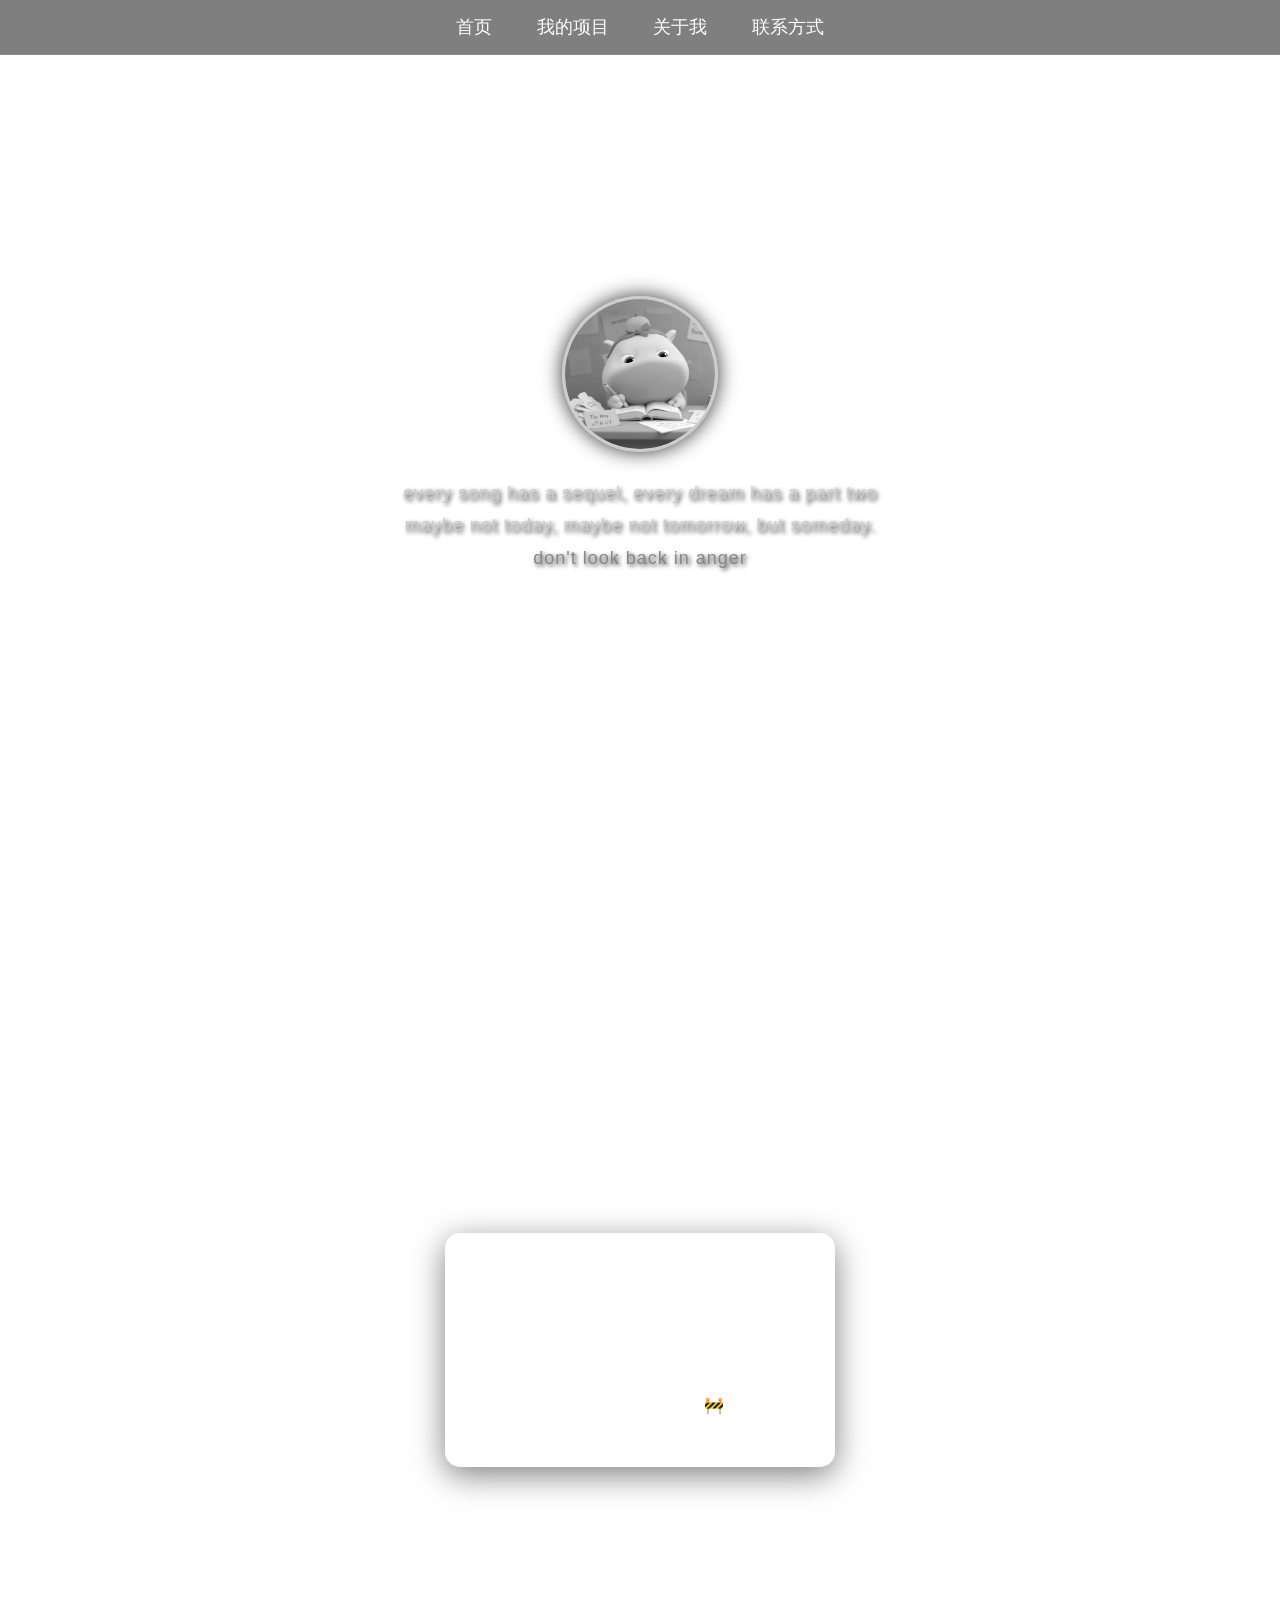
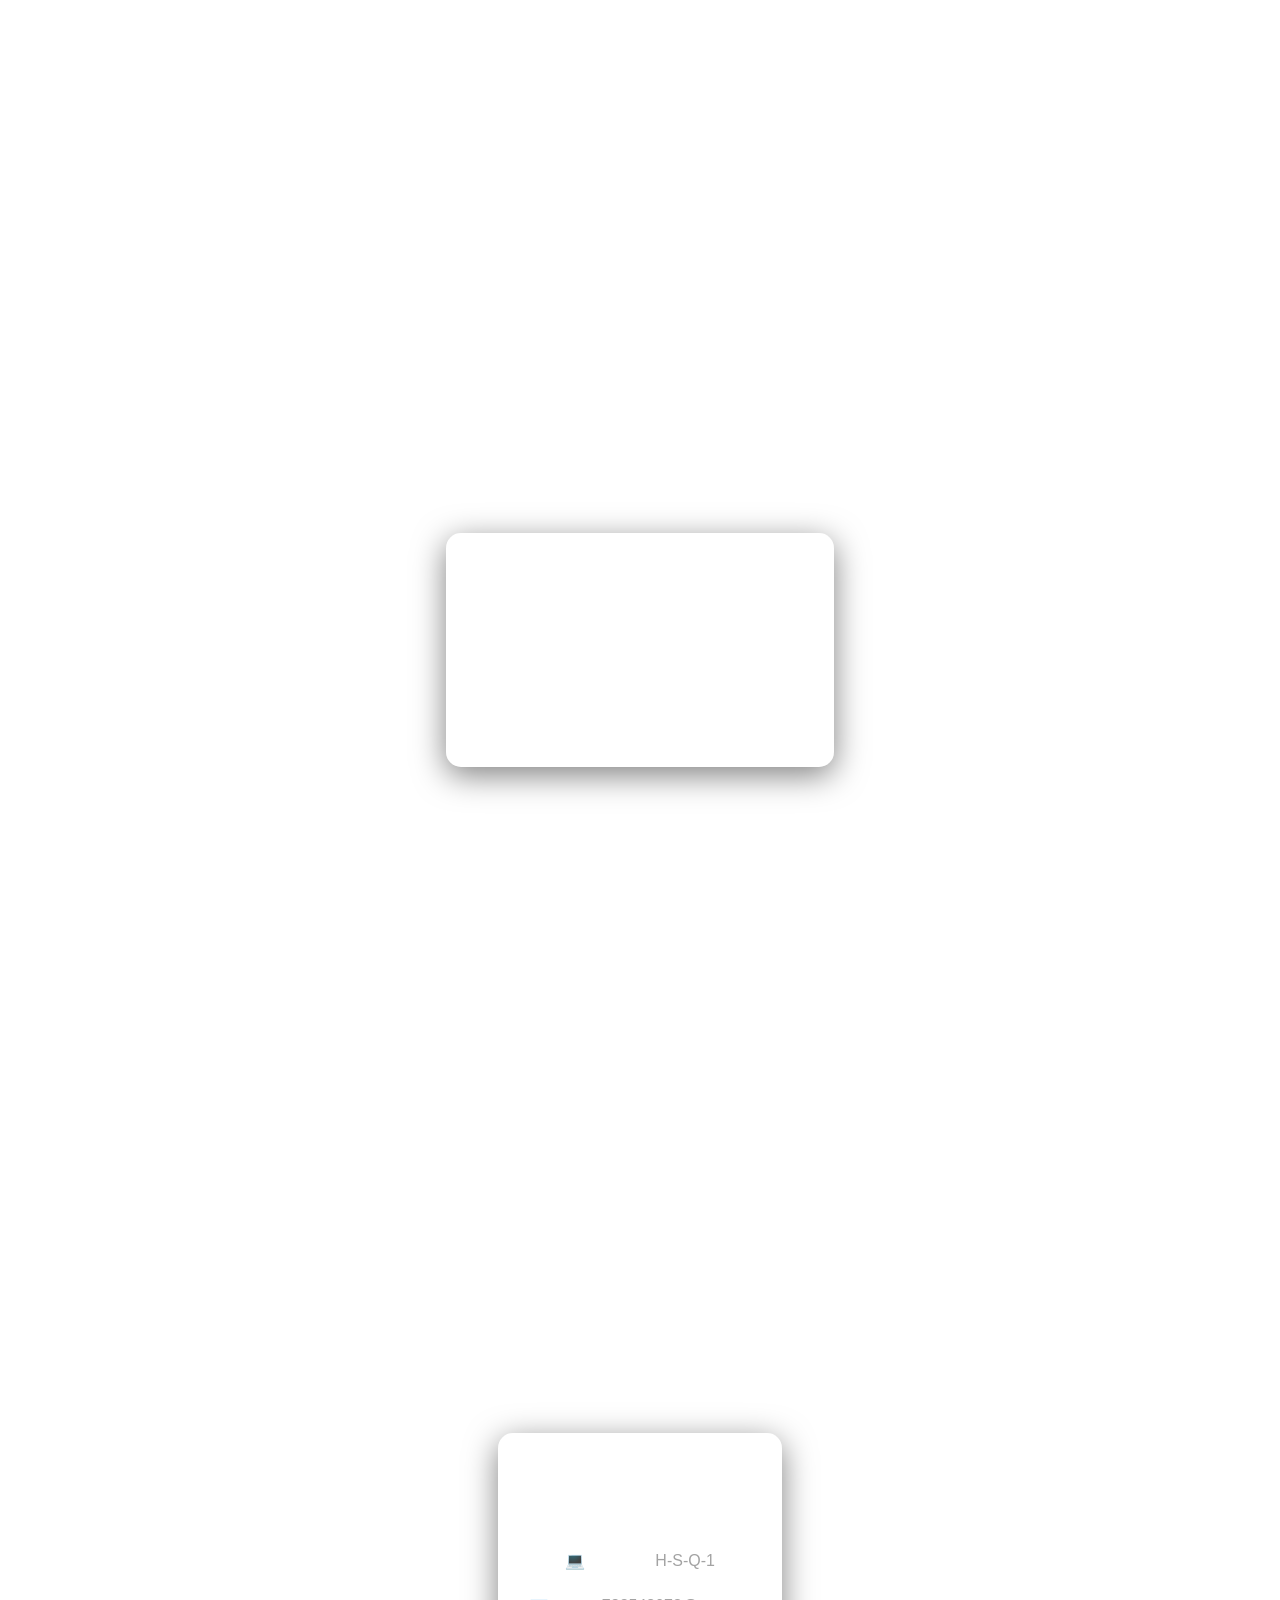
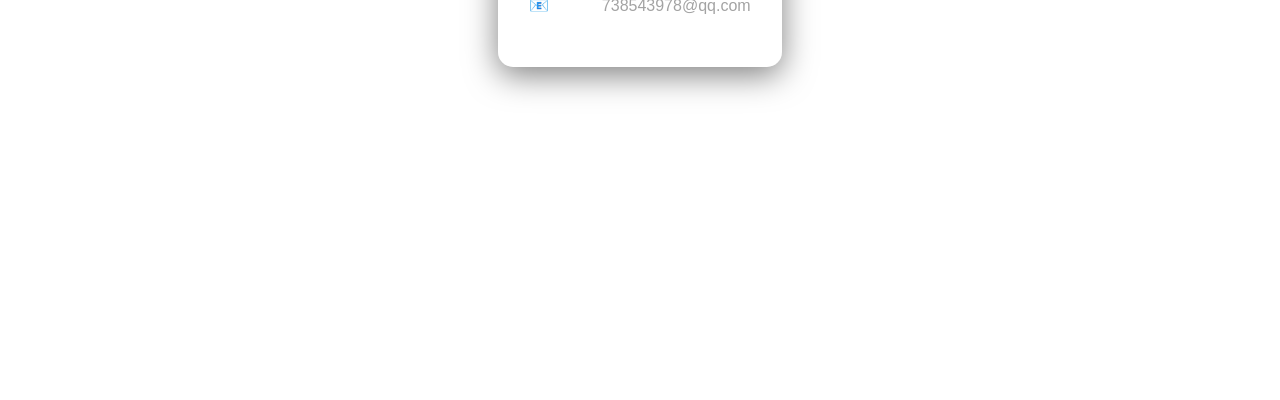
<file: index.html>
<!DOCTYPE html>
<html lang="zh-CN">
<head>
    <meta charset="UTF-8">
    <meta name="viewport" content="width=device-width, initial-scale=1.0">
    <title>韩的个人主页</title>
    <style>
        html { scroll-behavior: smooth; }
        
        body {
            margin: 0;
            padding: 0;
            font-family: 'Segoe UI', Tahoma, Geneva, Verdana, sans-serif;
            /* 极简星空暗色背景 */
            background: url('https://images.unsplash.com/photo-1519681393784-d120267933ba?q=80&w=2070&auto=format&fit=crop') no-repeat center center fixed;
            background-size: cover;
            color: white;
        }

        /* 顶部导航栏 */
        .navbar {
            position: fixed;
            top: 0;
            width: 100%;
            background-color: rgba(0, 0, 0, 0.5);
            backdrop-filter: blur(5px);
            padding: 15px 0;
            text-align: center;
            z-index: 1000;
            border-bottom: 1px solid rgba(255, 255, 255, 0.1);
        }
        .navbar a {
            color: white;
            text-decoration: none;
            margin: 0 20px;
            font-size: 18px;
            transition: color 0.3s;
        }
        .navbar a:hover { color: #a3a3a3; }

        /* 每个区块 */
        section {
            min-height: 100vh;
            display: flex;
            flex-direction: column;
            align-items: center;
            justify-content: center;
            padding: 20px;
            box-sizing: border-box;
        }

        /* 🌟 忧郁动效头像核心代码 */
        .avatar {
            width: 150px;
            height: 150px;
            border-radius: 50%;
            object-fit: cover;
            margin-bottom: 25px;
            /* 黑白滤镜，营造忧郁感 */
            filter: grayscale(100%) contrast(1.2);
            border: 3px solid rgba(150, 150, 150, 0.5);
            /* 基础阴影 */
            box-shadow: 0 0 20px rgba(0, 0, 0, 0.8);
            /* 动画：名字叫 float，4秒完成一次，无限循环，缓动效果 */
            animation: float 4s ease-in-out infinite;
        }

        /* 定义缓慢上下浮动的动画 */
        @keyframes float {
            0% { transform: translateY(0px) scale(1); }
            50% { transform: translateY(-12px) scale(1.02); }
            100% { transform: translateY(0px) scale(1); }
        }

        /* 鼠标放上去，短暂恢复色彩，光晕变强 */
        .avatar:hover {
            filter: grayscale(0%);
            box-shadow: 0 0 30px rgba(255, 255, 255, 0.4);
        }

        /* 英文名言 */
        .quote {
            text-align: center;
            font-size: 18px;
            line-height: 1.8;
            margin-bottom: 30px;
            text-shadow: 2px 2px 4px rgba(0,0,0,0.8);
            letter-spacing: 1px;
            color: #cccccc;
        }

        /* 毛玻璃卡片 */
        .glass-card {
            background: rgba(255, 255, 255, 0.08);
            backdrop-filter: blur(12px);
            border: 1px solid rgba(255, 255, 255, 0.15);
            border-radius: 15px;
            padding: 30px;
            max-width: 600px;
            text-align: center;
            line-height: 1.8;
            box-shadow: 0 8px 32px 0 rgba(0, 0, 0, 0.5);
        }
        
        .glass-card a {
            color: #a3a3a3;
            text-decoration: none;
        }
        .glass-card a:hover {
            text-decoration: underline;
            color: white;
        }
    </style>
</head>
<body>

    <!-- 导航栏 -->
    <div class="navbar">
        <a href="#home">首页</a>
        <a href="#projects">我的项目</a>
        <a href="#about">关于我</a>
        <a href="#contact">联系方式</a>
    </div>

    <!-- 首页区块 -->
    <section id="home">
        <!-- 👇 这是一张非常经典的黑白忧郁氛围感网图。绝对能加载出来 -->
        <img src="lulu.jpeg" alt="头像" class="avatar">
        
        <div class="quote">
            every song has a sequel, every dream has a part two<br>
            maybe not today, maybe not tomorrow, but someday.<br>
            <span style="color: #888;">don't look back in anger</span>
        </div>
    </section>

    <!-- 我的项目区块 -->
    <section id="projects">
        <div class="glass-card">
            <h2>我的项目</h2>
            <p>目前正在用 Python 写一个学习任务记录工具...</p>
            <p>代码正在疯狂开发中 🚧</p>
        </div>
    </section>

    <!-- 关于我区块 -->
    <section id="about">
        <div class="glass-card">
            <h2>关于我</h2>
            <p>大一计算机新生，目标星辰大海。</p>
            <p>正在学习 C 语言、Python、算法与数据结构。</p>
        </div>
    </section>

    <!-- 联系方式区块 -->
    <section id="contact">
        <div class="glass-card">
            <h2>联系方式</h2>
            <p>💻 GitHub：<a href="https://github.com/H-S-Q-1" target="_blank">H-S-Q-1</a></p>
            <!-- 👇 你的邮箱已经填好 -->
            <p>📧 邮箱：<a href="mailto:738543978@qq.com">738543978@qq.com</a></p>
        </div>
    </section>

</body>
</html>
</file>
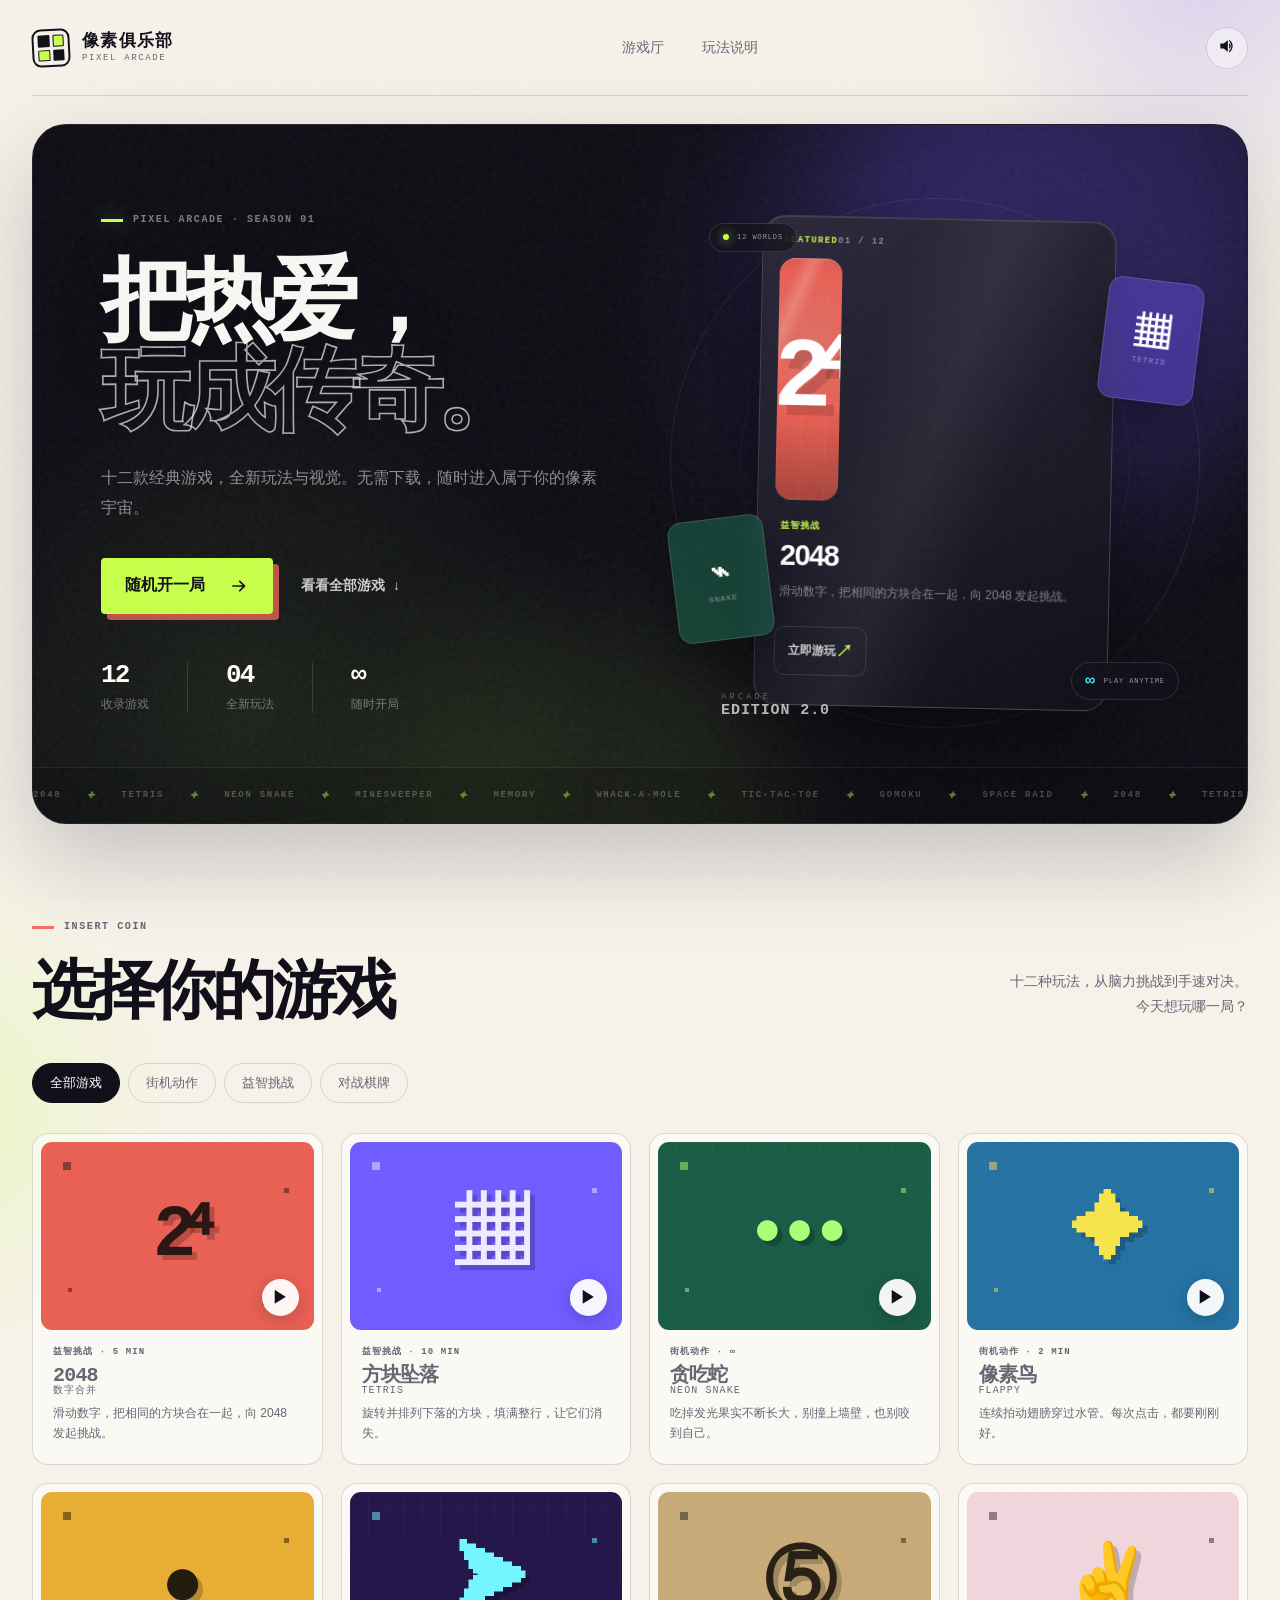
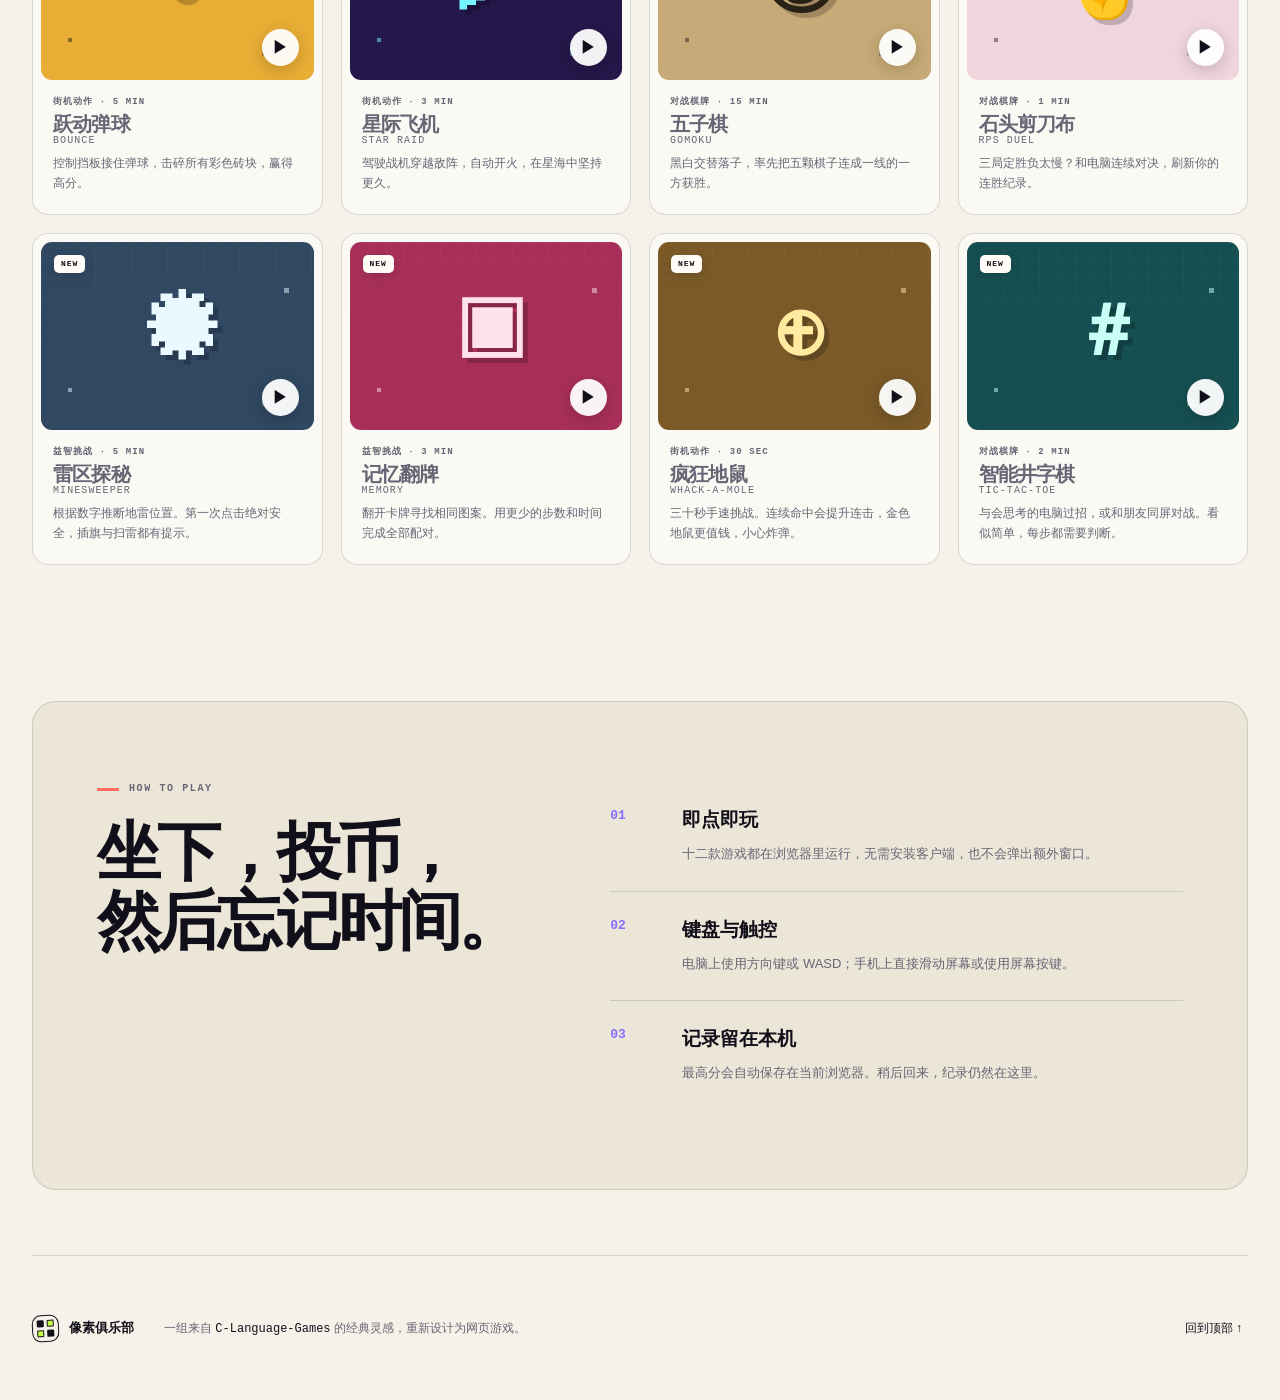
<file: pixel-arcade/index.html>
<!doctype html>
<html lang="zh-CN">
<head>
  <meta charset="utf-8">
  <meta name="viewport" content="width=device-width, initial-scale=1, viewport-fit=cover">
  <meta name="theme-color" content="#0b0b13">
  <meta name="description" content="像素俱乐部：十二款经典小游戏，打开浏览器就能玩。">
  <title>像素俱乐部 · PIXEL ARCADE</title>
  <link rel="stylesheet" href="styles.css">
</head>
<body>
  <a class="skip-link" href="#games">跳到游戏列表</a>
  <div class="page-noise" aria-hidden="true"></div>
  <div class="ambient ambient-a" aria-hidden="true"></div>
  <div class="ambient ambient-b" aria-hidden="true"></div>

  <header class="site-header">
    <a class="brand" href="#" aria-label="像素俱乐部首页">
      <span class="brand-mark" aria-hidden="true">
        <i></i><i></i><i></i><i></i>
      </span>
      <span class="brand-copy">
        <strong>像素俱乐部</strong>
        <small>PIXEL ARCADE</small>
      </span>
    </a>

    <nav class="nav-links" aria-label="主导航">
      <a href="#games">游戏厅</a>
      <a href="#about">玩法说明</a>
    </nav>

    <button class="icon-button sound-button" id="soundToggle" type="button" aria-label="关闭音效" aria-pressed="true">
      <span class="sound-on" aria-hidden="true">
        <svg viewBox="0 0 24 24"><path d="M4 9v6h4l5 4V5L8 9H4Zm12.5 3a4.5 4.5 0 0 0-2-3.74v7.48A4.5 4.5 0 0 0 16.5 12Zm-2-7.65v2.06a7 7 0 0 1 0 11.18v2.06a9 9 0 0 0 0-15.3Z"/></svg>
      </span>
      <span class="sound-off" aria-hidden="true">
        <svg viewBox="0 0 24 24"><path d="M4 9v6h4l5 4V5L8 9H4Zm11.6 3 2.7 2.7-1.4 1.4-2.7-2.7-2.7 2.7-1.4-1.4 2.7-2.7-2.7-2.7 1.4-1.4 2.7 2.7 2.7-2.7 1.4 1.4-2.7 2.7Z"/></svg>
      </span>
    </button>
  </header>

  <main>
    <section class="hero">
      <div class="hero-grid-bg" aria-hidden="true"></div>
      <div class="hero-glow hero-glow-a" aria-hidden="true"></div>
      <div class="hero-glow hero-glow-b" aria-hidden="true"></div>
      <div class="hero-copy">
        <p class="eyebrow hero-eyebrow"><span></span> PIXEL ARCADE · SEASON 01</p>
        <h1><span>把热爱，</span><span class="hero-outline">玩成传奇。</span></h1>
        <p class="hero-description">十二款经典游戏，全新玩法与视觉。无需下载，随时进入属于你的像素宇宙。</p>
        <div class="hero-actions">
          <button class="primary-button" id="randomGame" type="button">
            <span>随机开一局</span>
            <svg viewBox="0 0 24 24" aria-hidden="true"><path d="m13 5 7 7-7 7-1.4-1.4 4.6-4.6H4v-2h12.2l-4.6-4.6L13 5Z"/></svg>
          </button>
          <a class="text-button" href="#games">看看全部游戏 <span>↓</span></a>
        </div>
        <dl class="hero-stats">
          <div><dt>12</dt><dd>收录游戏</dd></div>
          <div><dt>04</dt><dd>全新玩法</dd></div>
          <div><dt>∞</dt><dd>随时开局</dd></div>
        </dl>
      </div>

      <div class="hero-showcase">
        <div class="showcase-ring ring-a" aria-hidden="true"></div>
        <div class="showcase-ring ring-b" aria-hidden="true"></div>
        <button class="featured-card" id="featuredCard" type="button" aria-label="游玩今日精选">
          <span class="featured-topline">
            <span>FEATURED</span>
            <span id="featuredIndex">01 / 12</span>
          </span>
          <span class="featured-visual">
            <span class="featured-grid" aria-hidden="true"></span>
            <span class="featured-icon" id="featuredIcon">2⁴</span>
            <span class="featured-shine" aria-hidden="true"></span>
          </span>
          <span class="featured-info">
            <small id="featuredCategory">益智挑战</small>
            <strong id="featuredTitle">2048</strong>
            <span id="featuredDescription">滑动数字，合并方块，向更高的数字发起挑战。</span>
          </span>
          <span class="featured-action">
            <span>立即游玩</span>
            <b>↗</b>
          </span>
          <span class="featured-progress"><i id="featuredProgress"></i></span>
        </button>
        <div class="float-game-tile tile-a" aria-hidden="true">
          <span>▦</span><small>TETRIS</small>
        </div>
        <div class="float-game-tile tile-b" aria-hidden="true">
          <span>⌁</span><small>SNAKE</small>
        </div>
        <div class="float-chip chip-a" aria-hidden="true">
          <i></i><span>12 WORLDS</span>
        </div>
        <div class="float-chip chip-b" aria-hidden="true">
          <b>∞</b><span>PLAY ANYTIME</span>
        </div>
        <div class="showcase-stamp" aria-hidden="true">
          <span>ARCADE</span>
          <strong>EDITION 2.0</strong>
        </div>
      </div>

      <div class="hero-marquee" aria-hidden="true">
        <div class="marquee-track">
          <span>2048</span><i>✦</i><span>TETRIS</span><i>✦</i><span>NEON SNAKE</span><i>✦</i>
          <span>MINESWEEPER</span><i>✦</i><span>MEMORY</span><i>✦</i><span>WHACK-A-MOLE</span><i>✦</i>
          <span>TIC-TAC-TOE</span><i>✦</i><span>GOMOKU</span><i>✦</i><span>SPACE RAID</span><i>✦</i>
          <span>2048</span><i>✦</i><span>TETRIS</span><i>✦</i><span>NEON SNAKE</span><i>✦</i>
          <span>MINESWEEPER</span><i>✦</i><span>MEMORY</span><i>✦</i><span>WHACK-A-MOLE</span><i>✦</i>
          <span>TIC-TAC-TOE</span><i>✦</i><span>GOMOKU</span><i>✦</i><span>SPACE RAID</span><i>✦</i>
        </div>
      </div>
    </section>

    <section class="games-section" id="games">
      <div class="section-heading">
        <div>
          <p class="eyebrow"><span></span> INSERT COIN</p>
          <h2>选择你的游戏</h2>
        </div>
        <p>十二种玩法，从脑力挑战到手速对决。<br>今天想玩哪一局？</p>
      </div>

      <div class="filter-row" role="group" aria-label="按类别筛选游戏">
        <button class="filter-button active" type="button" data-filter="all">全部游戏</button>
        <button class="filter-button" type="button" data-filter="arcade">街机动作</button>
        <button class="filter-button" type="button" data-filter="puzzle">益智挑战</button>
        <button class="filter-button" type="button" data-filter="strategy">对战棋牌</button>
      </div>

      <div class="game-grid" id="gameGrid"></div>
    </section>

    <section class="about-section" id="about">
      <div class="about-lead">
        <p class="eyebrow"><span></span> HOW TO PLAY</p>
        <h2>坐下，投币，<br>然后忘记时间。</h2>
      </div>
      <div class="about-features">
        <article>
          <span class="feature-number">01</span>
          <div>
            <h3>即点即玩</h3>
            <p>十二款游戏都在浏览器里运行，无需安装客户端，也不会弹出额外窗口。</p>
          </div>
        </article>
        <article>
          <span class="feature-number">02</span>
          <div>
            <h3>键盘与触控</h3>
            <p>电脑上使用方向键或 WASD；手机上直接滑动屏幕或使用屏幕按键。</p>
          </div>
        </article>
        <article>
          <span class="feature-number">03</span>
          <div>
            <h3>记录留在本机</h3>
            <p>最高分会自动保存在当前浏览器。稍后回来，纪录仍然在这里。</p>
          </div>
        </article>
      </div>
    </section>
  </main>

  <footer class="site-footer">
    <div class="footer-brand">
      <span class="brand-mark" aria-hidden="true"><i></i><i></i><i></i><i></i></span>
      <strong>像素俱乐部</strong>
    </div>
    <p>一组来自 <span>C-Language-Games</span> 的经典灵感，重新设计为网页游戏。</p>
    <button class="footer-top" id="backToTop" type="button">回到顶部 ↑</button>
  </footer>

  <div class="game-modal" id="gameModal" aria-hidden="true">
    <section class="game-panel" role="dialog" aria-modal="true" aria-labelledby="gameTitle">
      <header class="game-toolbar">
        <button class="back-button" id="gameBack" type="button" aria-label="返回游戏厅">
          <svg viewBox="0 0 24 24" aria-hidden="true"><path d="m11 5-7 7 7 7 1.4-1.4L6.8 12H20v-2H6.8l5.6-5.6L11 5Z"/></svg>
          <span>返回</span>
        </button>
        <div class="game-heading">
          <small id="gameCategory">ARCADE</small>
          <h2 id="gameTitle">游戏名称</h2>
        </div>
        <div class="game-actions">
          <button class="toolbar-button" id="gameRestart" type="button">
            <svg viewBox="0 0 24 24" aria-hidden="true"><path d="M17.65 6.35A7.95 7.95 0 0 0 12 4a8 8 0 1 0 7.73 10h-2.08A6 6 0 1 1 12 6c1.66 0 3.14.69 4.22 1.78L13 11h7V4l-2.35 2.35Z"/></svg>
            <span>重开</span>
          </button>
          <button class="close-game" id="gameClose" type="button" aria-label="关闭游戏">×</button>
        </div>
      </header>
      <div class="game-stats" id="gameStats"></div>
      <div class="game-stage-wrap">
        <div class="game-stage" id="gameStage"></div>
        <div class="game-touch" id="gameTouch" aria-label="触屏控制"></div>
      </div>
      <p class="game-hint" id="gameHint"></p>
      <p class="sr-only" id="gameAnnouncement" aria-live="polite"></p>
    </section>
  </div>

  <div class="toast" id="toast" role="status" aria-live="polite"></div>
  <script src="app.js"></script>
</body>
</html>
</file>
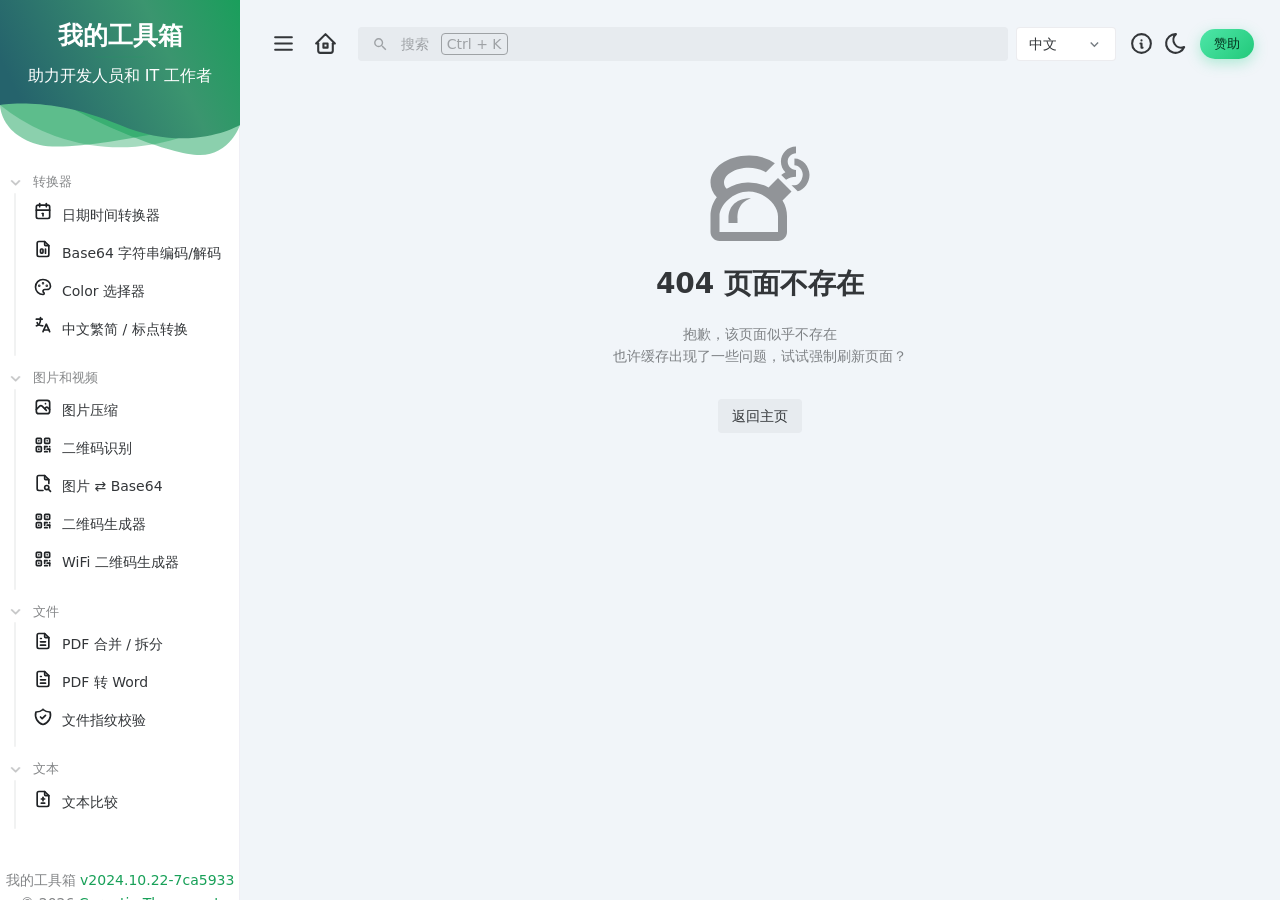
<file: toolbox/index.html>
<!DOCTYPE html>
<html lang="en">
  <head>
    <meta charset="UTF-8" />
    <link rel="icon" href="favicon.ico" />
    <meta name="viewport" content="width=device-width, initial-scale=1.0" />
    <title>我的工具箱 - 常用小工具合集</title>
    <meta itemprop="name" content="我的工具箱 - 常用小工具合集" />
    <meta
      name="description"
      content="Collection of handy online tools for developers, with great UX. IT Tools is a free and open-source collection of handy online tools for developers & people working in IT."
    />
    <meta
      itemprop="description"
      content="Collection of handy online tools for developers, with great UX. IT Tools is a free and open-source collection of handy online tools for developers & people working in IT."
    />
    <link rel="author" href="humans.txt" />
    <link rel="canonical" href="https://it-tools.tech" />

    <link rel="apple-touch-icon" sizes="180x180" href="apple-touch-icon.png" />
    <link rel="icon" type="image/png" sizes="32x32" href="favicon-32x32.png" />
    <link rel="icon" type="image/png" sizes="16x16" href="favicon-16x16.png" />
    <link rel="mask-icon" href="safari-pinned-tab.svg" color="#18a058" />
    <meta name="msapplication-TileColor" content="#da532c" />
    <meta name="theme-color" content="#ffffff" />

    <meta property="og:url" content="https://it-tools.tech/" />
    <meta property="og:type" content="website" />
    <meta property="og:title" content="我的工具箱 - 常用小工具合集" />
    <meta
      property="og:description"
      content="Collection of handy online tools for developers, with great UX. IT Tools is a free and open-source collection of handy online tools for developers & people working in IT."
    />
    <meta property="og:image" content="https://it-tools.tech/banner.png?v=2" />

    <meta name="twitter:card" content="summary_large_image" />
    <meta name="twitter:site" content="@ittoolsdottech" />
    <meta name="twitter:creator" content="@cthmsst" />

    <meta name="twitter:title" content="我的工具箱 - 常用小工具合集" />
    <meta
      name="twitter:description"
      content="Collection of handy online tools for developers, with great UX. IT Tools is a free and open-source collection of handy online tools for developers & people working in IT."
    />
    <meta name="twitter:image" content="https://it-tools.tech/banner.png?v=2" />
    <meta name="twitter:image:alt" content="我的工具箱 - 常用小工具合集" />
    <script type="module" crossorigin src="/toolbox/assets/index-0057b7fe.js"></script>
    <link rel="stylesheet" href="/toolbox/assets/index-c8c76598.css">
  </head>
  <body>
    <div id="app"></div>
    
  </body>
</html>
</file>
<file: pixel-arcade/styles.css>
:root {
  --ink: #11101a;
  --paper: #f6f2e9;
  --paper-deep: #ece6d8;
  --lime: #c7ff4a;
  --lime-dark: #86ad1c;
  --violet: #8a6cff;
  --coral: #ff6b5e;
  --cyan: #4be5ed;
  --muted: #686575;
  --line: rgba(17, 16, 26, 0.14);
  --shadow: 0 24px 70px rgba(24, 19, 44, 0.16);
  --mono: "Cascadia Code", "SFMono-Regular", Consolas, "Liberation Mono", monospace;
  --sans: "Microsoft YaHei UI", "Microsoft YaHei", "PingFang SC", "Noto Sans SC", sans-serif;
}

* {
  box-sizing: border-box;
}

html {
  scroll-behavior: smooth;
}

body {
  margin: 0;
  background: var(--paper);
  color: var(--ink);
  font-family: var(--sans);
  -webkit-font-smoothing: antialiased;
  overflow-x: hidden;
}

body.modal-open {
  overflow: hidden;
}

button,
a {
  -webkit-tap-highlight-color: transparent;
}

button {
  color: inherit;
  font: inherit;
}

.skip-link {
  position: fixed;
  top: -100px;
  left: 16px;
  z-index: 1000;
  padding: 10px 16px;
  border-radius: 10px;
  background: var(--ink);
  color: white;
}

.skip-link:focus {
  top: 16px;
}

.sr-only {
  position: absolute;
  width: 1px;
  height: 1px;
  padding: 0;
  margin: -1px;
  overflow: hidden;
  clip: rect(0, 0, 0, 0);
  white-space: nowrap;
  border: 0;
}

.page-noise {
  position: fixed;
  inset: 0;
  z-index: 100;
  pointer-events: none;
  opacity: 0.035;
  background-image: url("data:image/svg+xml,%3Csvg viewBox='0 0 180 180' xmlns='http://www.w3.org/2000/svg'%3E%3Cfilter id='n'%3E%3CfeTurbulence type='fractalNoise' baseFrequency='.9' numOctaves='3' stitchTiles='stitch'/%3E%3C/filter%3E%3Crect width='100%25' height='100%25' filter='url(%23n)' opacity='.8'/%3E%3C/svg%3E");
}

.ambient {
  position: absolute;
  z-index: -1;
  width: 520px;
  height: 520px;
  border-radius: 50%;
  filter: blur(20px);
  opacity: 0.24;
}

.ambient-a {
  top: -290px;
  right: -180px;
  background: radial-gradient(circle, var(--violet), transparent 68%);
}

.ambient-b {
  top: 850px;
  left: -330px;
  background: radial-gradient(circle, var(--lime), transparent 68%);
}

.site-header {
  width: min(1240px, calc(100% - 64px));
  height: 96px;
  margin: 0 auto;
  display: flex;
  align-items: center;
  justify-content: space-between;
  border-bottom: 1px solid var(--line);
}

.brand {
  display: inline-flex;
  align-items: center;
  gap: 12px;
  color: inherit;
  text-decoration: none;
}

.brand-mark {
  width: 38px;
  height: 38px;
  display: grid;
  grid-template-columns: repeat(2, 1fr);
  gap: 3px;
  padding: 4px;
  border: 2px solid var(--ink);
  border-radius: 9px;
  transform: rotate(-3deg);
}

.brand-mark i {
  display: block;
  background: var(--ink);
  border-radius: 1px;
}

.brand-mark i:nth-child(2),
.brand-mark i:nth-child(3) {
  background: var(--lime);
  border: 1px solid var(--ink);
}

.brand-copy {
  display: flex;
  flex-direction: column;
  line-height: 1;
}

.brand-copy strong {
  font-size: 17px;
  letter-spacing: 0.08em;
}

.brand-copy small {
  margin-top: 5px;
  color: var(--muted);
  font: 9px/1 var(--mono);
  letter-spacing: 0.18em;
}

.nav-links {
  display: flex;
  align-items: center;
  gap: 38px;
}

.nav-links a {
  position: relative;
  color: var(--muted);
  font-size: 14px;
  text-decoration: none;
}

.nav-links a::after {
  position: absolute;
  right: 0;
  bottom: -8px;
  left: 0;
  height: 2px;
  background: var(--ink);
  content: "";
  transform: scaleX(0);
  transition: transform 180ms ease;
}

.nav-links a:hover::after {
  transform: scaleX(1);
}

.icon-button {
  width: 42px;
  height: 42px;
  display: grid;
  place-items: center;
  padding: 0;
  border: 1px solid var(--line);
  border-radius: 50%;
  background: rgba(255, 255, 255, 0.45);
  cursor: pointer;
}

.icon-button:hover {
  background: white;
}

.icon-button svg {
  width: 20px;
  fill: currentColor;
}

.sound-off {
  display: none;
}

.sound-button.muted .sound-on {
  display: none;
}

.sound-button.muted .sound-off {
  display: block;
}

.hero {
  width: min(1240px, calc(100% - 64px));
  min-height: 680px;
  margin: 0 auto;
  padding: 76px 0 70px;
  display: grid;
  grid-template-columns: minmax(0, 1.02fr) minmax(420px, 0.98fr);
  align-items: center;
  gap: 70px;
}

.eyebrow {
  display: flex;
  align-items: center;
  gap: 10px;
  margin: 0 0 22px;
  color: var(--muted);
  font: 700 10px/1.4 var(--mono);
  letter-spacing: 0.16em;
}

.eyebrow span {
  width: 22px;
  height: 3px;
  display: inline-block;
  background: var(--coral);
}

.hero h1 {
  margin: 0;
  font-size: clamp(58px, 7vw, 94px);
  font-weight: 900;
  letter-spacing: -0.075em;
  line-height: 0.98;
}

.hero h1 em {
  position: relative;
  z-index: 0;
  font-style: normal;
}

.hero h1 em::after {
  position: absolute;
  right: -4px;
  bottom: 5px;
  left: 3px;
  z-index: -1;
  height: 19px;
  background: var(--lime);
  content: "";
  transform: rotate(-1.5deg);
}

.hero-description {
  max-width: 490px;
  margin: 30px 0 0;
  color: var(--muted);
  font-size: 17px;
  line-height: 1.85;
}

.hero-actions {
  display: flex;
  align-items: center;
  gap: 28px;
  margin-top: 36px;
}

.primary-button {
  height: 56px;
  display: inline-flex;
  align-items: center;
  gap: 24px;
  padding: 0 24px;
  border: 0;
  border-radius: 4px;
  background: var(--ink);
  color: white;
  font-weight: 700;
  cursor: pointer;
  box-shadow: 6px 6px 0 var(--lime);
  transition: transform 160ms ease, box-shadow 160ms ease;
}

.primary-button:hover {
  box-shadow: 3px 3px 0 var(--lime);
  transform: translate(3px, 3px);
}

.primary-button svg {
  width: 20px;
  fill: var(--lime);
}

.text-button {
  color: var(--ink);
  font-size: 14px;
  font-weight: 700;
  text-decoration: none;
}

.text-button span {
  display: inline-block;
  margin-left: 4px;
  transition: transform 160ms ease;
}

.text-button:hover span {
  transform: translateY(4px);
}

.hero-stats {
  display: flex;
  gap: 38px;
  margin: 56px 0 0;
}

.hero-stats div {
  padding-right: 38px;
  border-right: 1px solid var(--line);
}

.hero-stats div:last-child {
  padding-right: 0;
  border-right: 0;
}

.hero-stats dt {
  font: 900 26px/1 var(--mono);
  letter-spacing: -0.07em;
}

.hero-stats dd {
  margin: 8px 0 0;
  color: var(--muted);
  font-size: 12px;
}

.hero-art {
  position: relative;
  min-height: 520px;
  display: grid;
  place-items: center;
  perspective: 1200px;
}

.arcade-cabinet {
  position: relative;
  width: 390px;
  padding: 16px 20px 0;
  border: 4px solid var(--ink);
  border-radius: 28px 28px 12px 12px;
  background: #e5ddca;
  box-shadow: 22px 26px 0 rgba(17, 16, 26, 0.12), var(--shadow);
  transform: rotateY(-5deg) rotateZ(1.5deg);
  animation: cabinetFloat 5s ease-in-out infinite;
}

@keyframes cabinetFloat {
  0%, 100% { transform: rotateY(-5deg) rotateZ(1.5deg) translateY(0); }
  50% { transform: rotateY(-5deg) rotateZ(1.5deg) translateY(-10px); }
}

.cabinet-marquee {
  height: 72px;
  display: flex;
  align-items: center;
  justify-content: center;
  gap: 12px;
  border: 3px solid var(--ink);
  border-radius: 10px 10px 3px 3px;
  background: var(--violet);
  color: white;
  font: 900 26px/1 var(--mono);
  letter-spacing: -0.08em;
  text-shadow: 3px 3px 0 var(--ink);
}

.cabinet-marquee b {
  color: var(--lime);
}

.cabinet-screen {
  position: relative;
  height: 260px;
  margin-top: 14px;
  overflow: hidden;
  border: 8px solid var(--ink);
  border-radius: 22px 22px 8px 8px;
  background: #101324;
  color: var(--lime);
  font-family: var(--mono);
  box-shadow: inset 0 0 35px rgba(74, 229, 237, 0.12);
}

.screen-grid {
  position: absolute;
  inset: 0;
  opacity: 0.14;
  background-image:
    linear-gradient(rgba(199, 255, 74, 0.24) 1px, transparent 1px),
    linear-gradient(90deg, rgba(199, 255, 74, 0.24) 1px, transparent 1px);
  background-size: 20px 20px;
}

.screen-topline {
  position: relative;
  z-index: 1;
  display: flex;
  justify-content: space-between;
  padding: 12px 15px;
  color: rgba(255, 255, 255, 0.64);
  font-size: 8px;
  letter-spacing: 0.1em;
}

.screen-topline strong {
  color: var(--lime);
}

.pixel-scene {
  position: absolute;
  inset: 39px 0 29px;
  overflow: hidden;
  background: linear-gradient(#171a35 0 63%, #242850 63%);
}

.pixel-cloud {
  position: absolute;
  width: 37px;
  height: 9px;
  background: #3c4379;
  box-shadow: 8px -7px 0 #3c4379, 21px 0 0 #3c4379;
}

.cloud-a {
  top: 30px;
  left: 25px;
}

.cloud-b {
  top: 65px;
  right: 38px;
  transform: scale(0.7);
}

.pixel-platform {
  position: absolute;
  height: 12px;
  background: var(--coral);
  box-shadow: inset 0 -5px 0 #a73955, 4px 4px 0 rgba(0, 0, 0, 0.2);
}

.platform-a {
  right: 22px;
  bottom: 57px;
  width: 92px;
}

.platform-b {
  bottom: 25px;
  left: 32px;
  width: 112px;
}

.pixel-hero {
  position: absolute;
  bottom: 69px;
  left: 84px;
  width: 28px;
  height: 36px;
  animation: heroJump 1.3s steps(2, end) infinite;
}

@keyframes heroJump {
  0%, 100% { transform: translateY(0); }
  50% { transform: translateY(-12px); }
}

.pixel-hero::before {
  position: absolute;
  top: 0;
  left: 4px;
  width: 20px;
  height: 15px;
  border: 3px solid var(--ink);
  border-radius: 4px;
  background: var(--lime);
  content: "";
}

.pixel-hero::after {
  position: absolute;
  top: 18px;
  left: 0;
  width: 28px;
  height: 13px;
  background: var(--cyan);
  box-shadow: inset 0 -3px 0 #249abd;
  content: "";
}

.pixel-hero i {
  position: absolute;
  bottom: 0;
  z-index: 2;
  width: 6px;
  height: 8px;
  background: var(--ink);
}

.pixel-hero i:first-child { left: 4px; }
.pixel-hero i:last-child { right: 4px; }

.pixel-gem {
  position: absolute;
  right: 42px;
  bottom: 80px;
  color: var(--lime);
  font-size: 20px;
  filter: drop-shadow(0 0 8px rgba(199, 255, 74, 0.7));
  animation: gemBlink 1.1s steps(2, end) infinite;
}

@keyframes gemBlink {
  50% { opacity: 0.35; }
}

.screen-bottomline {
  position: absolute;
  right: 0;
  bottom: 8px;
  left: 0;
  text-align: center;
  color: rgba(255, 255, 255, 0.42);
  font-size: 7px;
  letter-spacing: 0.18em;
}

.cabinet-controls {
  height: 150px;
  display: flex;
  align-items: center;
  justify-content: space-between;
  margin: 13px -20px 0;
  padding: 0 32px;
  border-top: 3px solid var(--ink);
  background: #a9a18d;
  clip-path: polygon(0 0, 100% 0, 94% 100%, 6% 100%);
}

.joystick {
  position: relative;
  width: 72px;
  height: 80px;
}

.joystick::before {
  position: absolute;
  right: 5px;
  bottom: 0;
  left: 5px;
  height: 18px;
  border: 3px solid var(--ink);
  border-radius: 50%;
  background: #706959;
  content: "";
}

.joystick i {
  position: absolute;
  bottom: 15px;
  left: 33px;
  width: 8px;
  height: 44px;
  border: 2px solid var(--ink);
  background: #383743;
}

.joystick b {
  position: absolute;
  top: 1px;
  left: 21px;
  z-index: 2;
  width: 30px;
  height: 30px;
  border: 3px solid var(--ink);
  border-radius: 50%;
  background: var(--coral);
  box-shadow: inset -7px -7px 0 rgba(0, 0, 0, 0.13);
}

.action-buttons {
  display: flex;
  gap: 10px;
  transform: rotate(-10deg);
}

.action-buttons i {
  width: 36px;
  height: 36px;
  border: 3px solid var(--ink);
  border-radius: 50%;
  background: var(--lime);
  box-shadow: 2px 5px 0 var(--ink);
}

.action-buttons i:last-child {
  background: var(--cyan);
  transform: translateY(13px);
}

.cabinet-base {
  height: 56px;
  display: flex;
  align-items: flex-start;
  justify-content: center;
  gap: 9px;
  margin: 0 -8px;
  padding-top: 13px;
  border-top: 3px solid var(--ink);
  background: #cfc6b2;
}

.cabinet-base span {
  width: 7px;
  height: 7px;
  border-radius: 50%;
  background: var(--ink);
}

.cabinet-base span:nth-child(2) {
  background: var(--coral);
}

.pixel-star {
  position: absolute;
  z-index: 2;
  color: var(--ink);
  font: 900 26px/1 var(--mono);
}

.star-one {
  top: 25px;
  right: 36px;
  color: var(--coral);
  transform: rotate(12deg);
}

.star-two {
  bottom: 44px;
  left: 14px;
  font-size: 42px;
  transform: rotate(-8deg);
}

.star-three {
  top: 125px;
  left: 45px;
  color: var(--violet);
  font-size: 17px;
}

.games-section {
  width: min(1240px, calc(100% - 64px));
  margin: 0 auto;
  padding: 96px 0 112px;
}

.section-heading {
  display: flex;
  align-items: flex-end;
  justify-content: space-between;
  gap: 30px;
}

.section-heading h2,
.about-lead h2 {
  margin: 0;
  font-size: clamp(38px, 5vw, 64px);
  line-height: 1.08;
  letter-spacing: -0.06em;
}

.section-heading > p {
  margin: 0 0 6px;
  color: var(--muted);
  font-size: 14px;
  line-height: 1.8;
  text-align: right;
}

.filter-row {
  display: flex;
  gap: 8px;
  margin: 38px 0 30px;
  overflow-x: auto;
  scrollbar-width: none;
}

.filter-row::-webkit-scrollbar {
  display: none;
}

.filter-button {
  flex: 0 0 auto;
  padding: 10px 17px;
  border: 1px solid var(--line);
  border-radius: 999px;
  background: transparent;
  color: var(--muted);
  font-size: 13px;
  cursor: pointer;
  transition: 160ms ease;
}

.filter-button:hover {
  border-color: var(--ink);
  color: var(--ink);
}

.filter-button.active {
  border-color: var(--ink);
  background: var(--ink);
  color: white;
}

.game-grid {
  display: grid;
  grid-template-columns: repeat(4, minmax(0, 1fr));
  gap: 18px;
}

.game-card {
  position: relative;
  min-height: 318px;
  width: 100%;
  padding: 0;
  overflow: hidden;
  border: 1px solid var(--line);
  border-radius: 16px;
  background: rgba(255, 255, 255, 0.5);
  color: var(--ink);
  font-family: inherit;
  text-align: left;
  cursor: pointer;
  transition: transform 220ms ease, box-shadow 220ms ease, border-color 220ms ease;
}

.game-card:hover {
  z-index: 1;
  border-color: rgba(17, 16, 26, 0.35);
  box-shadow: var(--shadow);
  transform: translateY(-7px);
}

.game-card[hidden] {
  display: none;
}

.card-art {
  position: relative;
  display: block;
  height: 188px;
  margin: 8px;
  overflow: hidden;
  border-radius: 11px;
  background: var(--card-bg, #171526);
  color: var(--card-fg, var(--lime));
}

.card-art::before {
  position: absolute;
  inset: 0;
  opacity: 0.24;
  background-image:
    linear-gradient(rgba(255, 255, 255, 0.14) 1px, transparent 1px),
    linear-gradient(90deg, rgba(255, 255, 255, 0.14) 1px, transparent 1px);
  background-size: 18px 18px;
  content: "";
  mask-image: linear-gradient(to bottom, black, transparent 85%);
}

.card-icon {
  position: absolute;
  top: 50%;
  left: 50%;
  font: 900 72px/1 var(--mono);
  letter-spacing: -0.15em;
  text-shadow: 5px 5px 0 rgba(0, 0, 0, 0.2);
  transform: translate(-50%, -50%);
  transition: transform 260ms ease;
}

.game-card:hover .card-icon {
  transform: translate(-50%, -50%) scale(1.09) rotate(-3deg);
}

.card-pixels span {
  position: absolute;
  width: 8px;
  height: 8px;
  background: currentColor;
  opacity: 0.5;
}

.card-pixels span:nth-child(1) { top: 20px; left: 22px; }
.card-pixels span:nth-child(2) { top: 46px; right: 25px; width: 5px; height: 5px; }
.card-pixels span:nth-child(3) { right: 44px; bottom: 24px; opacity: 0.3; }
.card-pixels span:nth-child(4) { bottom: 38px; left: 27px; width: 4px; height: 4px; }

.card-play {
  position: absolute;
  right: 15px;
  bottom: 14px;
  z-index: 1;
  width: 37px;
  height: 37px;
  display: grid;
  place-items: center;
  border-radius: 50%;
  background: rgba(255, 255, 255, 0.94);
  color: var(--ink);
  font-size: 17px;
  box-shadow: 0 4px 16px rgba(0, 0, 0, 0.18);
}

.card-meta {
  display: block;
  padding: 10px 20px 20px;
}

.card-meta > span {
  display: block;
  color: var(--muted);
  font: 700 9px/1 var(--mono);
  letter-spacing: 0.12em;
}

.card-title-row {
  display: flex;
  align-items: baseline;
  justify-content: space-between;
  gap: 10px;
  margin-top: 9px;
}

.card-title-row h3 {
  margin: 0;
  font-size: 20px;
  letter-spacing: -0.04em;
}

.card-title-row small {
  color: var(--muted);
  font: 10px/1 var(--mono);
}

.card-meta p {
  min-height: 40px;
  margin: 8px 0 0;
  color: var(--muted);
  font-size: 12px;
  line-height: 1.65;
}

.about-section {
  width: min(1240px, calc(100% - 64px));
  margin: 24px auto;
  padding: 80px 64px;
  display: grid;
  grid-template-columns: 0.85fr 1.15fr;
  gap: 90px;
  border: 1px solid var(--line);
  border-radius: 24px;
  background: var(--paper-deep);
}

.about-features {
  display: flex;
  flex-direction: column;
}

.about-features article {
  display: grid;
  grid-template-columns: 52px 1fr;
  gap: 20px;
  padding: 25px 0;
  border-bottom: 1px solid var(--line);
}

.about-features article:last-child {
  border-bottom: 0;
}

.feature-number {
  color: var(--violet);
  font: 800 13px/1.4 var(--mono);
}

.about-features h3 {
  margin: 0;
  font-size: 19px;
}

.about-features p {
  max-width: 480px;
  margin: 9px 0 0;
  color: var(--muted);
  font-size: 13px;
  line-height: 1.8;
}

.site-footer {
  width: min(1240px, calc(100% - 64px));
  min-height: 145px;
  margin: 65px auto 0;
  display: flex;
  align-items: center;
  gap: 30px;
  border-top: 1px solid var(--line);
  color: var(--muted);
  font-size: 12px;
}

.footer-brand {
  display: flex;
  align-items: center;
  gap: 10px;
  color: var(--ink);
}

.footer-brand .brand-mark {
  width: 27px;
  height: 27px;
  border-width: 1.5px;
}

.footer-brand strong {
  font-size: 13px;
}

.site-footer p {
  flex: 1;
}

.site-footer p span {
  color: var(--ink);
  font-family: var(--mono);
}

.footer-top {
  border: 0;
  background: transparent;
  color: var(--ink);
  font-size: 12px;
  cursor: pointer;
}

.game-modal {
  position: fixed;
  inset: 0;
  z-index: 200;
  display: grid;
  place-items: center;
  padding: 24px;
  background: rgba(7, 6, 13, 0.84);
  opacity: 0;
  visibility: hidden;
  backdrop-filter: blur(14px);
  transition: opacity 180ms ease, visibility 180ms ease;
}

.game-modal.open {
  opacity: 1;
  visibility: visible;
}

.game-panel {
  width: min(980px, 100%);
  max-height: calc(100dvh - 48px);
  overflow-y: auto;
  border: 1px solid rgba(255, 255, 255, 0.12);
  border-radius: 22px;
  background: #101019;
  color: #f8f7f3;
  box-shadow: 0 40px 100px rgba(0, 0, 0, 0.5);
  transform: translateY(18px) scale(0.985);
  transition: transform 220ms cubic-bezier(.2, .8, .2, 1);
}

.game-modal.open .game-panel {
  transform: translateY(0) scale(1);
}

.game-toolbar {
  min-height: 82px;
  display: grid;
  grid-template-columns: 1fr auto 1fr;
  align-items: center;
  gap: 20px;
  padding: 15px 22px;
  border-bottom: 1px solid rgba(255, 255, 255, 0.1);
}

.back-button {
  width: max-content;
  display: inline-flex;
  align-items: center;
  gap: 7px;
  padding: 8px 0;
  border: 0;
  background: transparent;
  color: rgba(255, 255, 255, 0.62);
  font-size: 12px;
  cursor: pointer;
}

.back-button:hover {
  color: white;
}

.back-button svg,
.toolbar-button svg {
  width: 18px;
  fill: currentColor;
}

.game-heading {
  text-align: center;
}

.game-heading small {
  display: block;
  margin-bottom: 5px;
  color: var(--lime);
  font: 700 8px/1 var(--mono);
  letter-spacing: 0.2em;
}

.game-heading h2 {
  margin: 0;
  font-size: 20px;
  letter-spacing: -0.03em;
}

.game-actions {
  display: flex;
  align-items: center;
  justify-content: flex-end;
  gap: 9px;
}

.toolbar-button {
  display: inline-flex;
  align-items: center;
  gap: 6px;
  padding: 9px 12px;
  border: 1px solid rgba(255, 255, 255, 0.13);
  border-radius: 8px;
  background: rgba(255, 255, 255, 0.05);
  color: rgba(255, 255, 255, 0.76);
  font-size: 11px;
  cursor: pointer;
}

.toolbar-button:hover {
  background: rgba(255, 255, 255, 0.1);
  color: white;
}

.close-game {
  width: 35px;
  height: 35px;
  padding: 0;
  border: 0;
  border-radius: 50%;
  background: var(--coral);
  color: #160c12;
  font-size: 24px;
  line-height: 1;
  cursor: pointer;
}

.game-stats {
  min-height: 45px;
  display: flex;
  flex-wrap: wrap;
  align-items: center;
  justify-content: center;
  gap: 8px;
  padding: 8px 16px;
  border-bottom: 1px solid rgba(255, 255, 255, 0.08);
}

.stat-chip {
  display: inline-flex;
  align-items: baseline;
  gap: 7px;
  padding: 7px 11px;
  border-radius: 7px;
  background: rgba(255, 255, 255, 0.055);
  color: rgba(255, 255, 255, 0.52);
  font-size: 9px;
  letter-spacing: 0.06em;
}

.stat-chip strong {
  color: white;
  font: 800 13px/1 var(--mono);
}

.game-stage-wrap {
  position: relative;
}

.game-stage {
  min-height: 420px;
  display: grid;
  place-items: center;
  padding: 18px;
  overflow: hidden;
  background:
    radial-gradient(circle at 50% 40%, rgba(138, 108, 255, 0.09), transparent 55%),
    #0b0b12;
}

.game-hint {
  min-height: 42px;
  display: flex;
  align-items: center;
  justify-content: center;
  margin: 0;
  padding: 12px 20px;
  border-top: 1px solid rgba(255, 255, 255, 0.08);
  color: rgba(255, 255, 255, 0.49);
  font: 10px/1.5 var(--mono);
  text-align: center;
}

.game-touch {
  position: absolute;
  inset: auto 0 0;
  display: none;
  justify-content: space-between;
  padding: 12px 14px;
  pointer-events: none;
}

.touch-group {
  display: flex;
  gap: 7px;
  pointer-events: auto;
}

.touch-button {
  min-width: 44px;
  height: 44px;
  display: grid;
  place-items: center;
  padding: 0 10px;
  border: 1px solid rgba(255, 255, 255, 0.22);
  border-radius: 10px;
  background: rgba(22, 21, 34, 0.76);
  color: white;
  font-size: 15px;
  touch-action: none;
  backdrop-filter: blur(6px);
  cursor: pointer;
}

.touch-button:active {
  background: var(--lime);
  color: var(--ink);
}

canvas.game-canvas {
  width: auto;
  max-width: 100%;
  height: auto;
  max-height: min(58vh, 620px);
  display: block;
  border-radius: 12px;
  background: #11111b;
  box-shadow: 0 14px 40px rgba(0, 0, 0, 0.32);
  touch-action: none;
}

.play-cover {
  position: absolute;
  inset: 0;
  z-index: 3;
  display: flex;
  flex-direction: column;
  align-items: center;
  justify-content: center;
  gap: 12px;
  border: 0;
  background: rgba(8, 8, 15, 0.48);
  color: white;
  text-align: center;
  backdrop-filter: blur(2px);
  cursor: pointer;
}

.play-cover strong {
  font-size: 20px;
}

.play-cover span {
  color: rgba(255, 255, 255, 0.62);
  font: 10px/1.6 var(--mono);
}

.play-cover.hidden {
  display: none;
}

.toast {
  position: fixed;
  right: 24px;
  bottom: 24px;
  z-index: 300;
  max-width: 300px;
  padding: 12px 16px;
  border-radius: 9px;
  background: var(--ink);
  color: white;
  font-size: 12px;
  opacity: 0;
  pointer-events: none;
  transform: translateY(12px);
  transition: 180ms ease;
}

.toast.show {
  opacity: 1;
  transform: translateY(0);
}

/* 2048 */
.g2048-shell {
  width: min(450px, 100%);
  padding: 15px;
  border-radius: 17px;
  background: #211f2d;
  box-shadow: inset 0 0 0 1px rgba(255, 255, 255, 0.06);
}

.g2048-grid {
  display: grid;
  grid-template-columns: repeat(4, 1fr);
  gap: 9px;
  aspect-ratio: 1;
}

.tile-2048 {
  display: grid;
  place-items: center;
  border-radius: 9px;
  background: #2b2938;
  color: #f9f5ea;
  font: 900 clamp(21px, 5vw, 39px)/1 var(--mono);
  letter-spacing: -0.08em;
  transition: transform 100ms ease, background-color 100ms ease;
}

.tile-2048[data-value="2"] { background: #f0e9dc; color: #393341; }
.tile-2048[data-value="4"] { background: #e8dcc4; color: #393341; }
.tile-2048[data-value="8"] { background: #ffa86a; color: #2c1b15; }
.tile-2048[data-value="16"] { background: #ff835f; color: #2c1715; }
.tile-2048[data-value="32"] { background: #ff655c; color: white; }
.tile-2048[data-value="64"] { background: #f34950; color: white; }
.tile-2048[data-value="128"] { background: #d5f84d; color: #1c2110; font-size: clamp(18px, 4vw, 31px); }
.tile-2048[data-value="256"] { background: #bff43f; color: #1c2110; font-size: clamp(18px, 4vw, 31px); }
.tile-2048[data-value="512"] { background: #9ddf39; color: #17200d; font-size: clamp(18px, 4vw, 31px); }
.tile-2048[data-value="1024"] { background: #83cbd4; color: #101c1d; font-size: clamp(15px, 3.4vw, 27px); }
.tile-2048[data-value="2048"] { background: #9e8aff; color: white; font-size: clamp(15px, 3.4vw, 27px); box-shadow: 0 0 22px rgba(158, 138, 255, 0.55); }
.tile-2048.big { background: #6050dd; color: white; font-size: clamp(13px, 3vw, 23px); }
.tile-2048.pop { animation: tilePop 160ms ease; }

@keyframes tilePop {
  50% { transform: scale(1.1); }
}

.g2048-message {
  min-height: 20px;
  margin: 12px 0 0;
  color: var(--lime);
  font: 700 11px/1.6 var(--mono);
  text-align: center;
}

/* Tetris */
.tetris-shell {
  display: flex;
  align-items: flex-start;
  gap: 15px;
}

.tetris-canvas {
  height: min(55vh, 540px) !important;
  width: auto !important;
}

.tetris-side {
  width: 92px;
  padding: 12px;
  border-radius: 10px;
  background: #171621;
  color: rgba(255, 255, 255, 0.48);
  font: 9px/1.5 var(--mono);
}

.tetris-side strong {
  display: block;
  margin: 5px 0 15px;
  color: white;
  font-size: 19px;
}

/* Shared mobile controls */
.dpad {
  display: grid;
  grid-template-columns: repeat(3, 44px);
  grid-template-rows: repeat(2, 44px);
  gap: 5px;
}

.dpad .up { grid-column: 2; }
.dpad .left { grid-column: 1; grid-row: 2; }
.dpad .down { grid-column: 2; grid-row: 2; }
.dpad .right { grid-column: 3; grid-row: 2; }

/* Gomoku */
.gomoku-wrap {
  position: relative;
  width: min(620px, 100%);
}

.gomoku-canvas {
  max-height: min(60vh, 620px) !important;
}

.turn-dot {
  width: 9px;
  height: 9px;
  display: inline-block;
  margin-right: 5px;
  border-radius: 50%;
  background: currentColor;
}

/* RPS */
.rps-shell {
  width: min(660px, 100%);
  display: grid;
  grid-template-columns: 1fr auto 1fr;
  align-items: center;
  gap: 18px;
  padding: 24px;
  border: 1px solid rgba(255, 255, 255, 0.08);
  border-radius: 18px;
  background: #171622;
}

.rps-player {
  text-align: center;
}

.rps-player small {
  color: rgba(255, 255, 255, 0.45);
  font: 9px/1 var(--mono);
  letter-spacing: 0.12em;
}

.rps-hand {
  height: 105px;
  display: grid;
  place-items: center;
  margin: 8px 0;
  border-radius: 14px;
  background: rgba(255, 255, 255, 0.05);
  font-size: 50px;
}

.rps-versus {
  color: var(--lime);
  font: 900 19px/1 var(--mono);
}

.rps-result {
  grid-column: 1 / -1;
  min-height: 38px;
  display: grid;
  place-items: center;
  color: white;
  font-size: 18px;
  font-weight: 800;
}

.rps-choices {
  grid-column: 1 / -1;
  display: grid;
  grid-template-columns: repeat(3, 1fr);
  gap: 10px;
}

.rps-choice {
  padding: 14px 8px;
  border: 1px solid rgba(255, 255, 255, 0.12);
  border-radius: 10px;
  background: rgba(255, 255, 255, 0.04);
  color: white;
  cursor: pointer;
}

.rps-choice:hover,
.rps-choice:focus-visible {
  border-color: var(--lime);
  background: rgba(199, 255, 74, 0.12);
}

.rps-choice b {
  display: block;
  margin-top: 4px;
  font-size: 13px;
}

.rps-choice span {
  font-size: 25px;
}

.rps-history {
  grid-column: 1 / -1;
  color: rgba(255, 255, 255, 0.38);
  font: 9px/1.6 var(--mono);
  text-align: center;
}

.rps-shell.dealing .rps-hand {
  animation: rpsDeal 420ms cubic-bezier(.2, .8, .2, 1);
}

@keyframes rpsDeal {
  0% { transform: translateY(8px) rotate(-7deg); opacity: 0.55; }
  55% { transform: translateY(-5px) rotate(3deg); opacity: 1; }
  100% { transform: translateY(0) rotate(0); }
}

@media (max-width: 1050px) {
  .hero {
    grid-template-columns: 1fr 390px;
    gap: 30px;
  }

  .arcade-cabinet {
    width: 335px;
  }

  .game-grid {
    grid-template-columns: repeat(3, minmax(0, 1fr));
  }
}

@media (max-width: 820px) {
  .site-header,
  .hero,
  .games-section,
  .about-section,
  .site-footer {
    width: min(100% - 36px, 680px);
  }

  .site-header {
    height: 78px;
  }

  .nav-links {
    display: none;
  }

  .hero {
    min-height: auto;
    padding: 58px 0 75px;
    grid-template-columns: 1fr;
  }

  .hero-copy {
    text-align: center;
  }

  .hero .eyebrow,
  .hero-actions,
  .hero-stats {
    justify-content: center;
  }

  .hero-description {
    margin-right: auto;
    margin-left: auto;
  }

  .hero-art {
    min-height: 480px;
  }

  .hero h1 {
    font-size: clamp(50px, 13vw, 76px);
  }

  .section-heading {
    align-items: flex-start;
    flex-direction: column;
  }

  .section-heading > p {
    text-align: left;
  }

  .game-grid {
    grid-template-columns: repeat(2, minmax(0, 1fr));
  }

  .about-section {
    grid-template-columns: 1fr;
    gap: 34px;
    padding: 52px 35px;
  }

  .game-modal {
    padding: 0;
  }

  .game-panel {
    width: 100%;
    height: 100dvh;
    max-height: none;
    border: 0;
    border-radius: 0;
  }

  .game-toolbar {
    min-height: 72px;
    padding: 10px 14px;
  }

  .back-button span,
  .toolbar-button span {
    display: none;
  }

  .toolbar-button {
    width: 35px;
    height: 35px;
    justify-content: center;
    padding: 0;
  }

  .game-stage {
    min-height: 380px;
    padding: 12px;
  }

  .game-touch {
    display: flex;
  }

  .game-hint {
    min-height: 68px;
    padding-bottom: 67px;
  }
}

@media (max-width: 560px) {
  .site-header,
  .hero,
  .games-section,
  .about-section,
  .site-footer {
    width: calc(100% - 28px);
  }

  .brand-copy strong {
    font-size: 15px;
  }

  .hero {
    padding-top: 48px;
  }

  .hero h1 {
    letter-spacing: -0.085em;
  }

  .hero-description {
    margin-top: 22px;
    font-size: 15px;
  }

  .hero-actions {
    flex-direction: column;
    gap: 20px;
  }

  .hero-stats {
    gap: 20px;
    margin-top: 42px;
  }

  .hero-stats div {
    padding-right: 20px;
  }

  .arcade-cabinet {
    width: 280px;
  }

  .cabinet-screen {
    height: 220px;
  }

  .cabinet-controls {
    height: 120px;
    padding: 0 20px;
  }

  .cabinet-base {
    height: 45px;
  }

  .hero-art {
    min-height: 390px;
  }

  .star-one {
    right: -8px;
  }

  .games-section {
    padding-top: 70px;
  }

  .game-grid {
    grid-template-columns: 1fr;
  }

  .game-card {
    min-height: 295px;
  }

  .card-art {
    height: 170px;
  }

  .about-section {
    padding: 42px 24px;
  }

  .site-footer {
    flex-wrap: wrap;
    padding: 34px 0;
  }

  .site-footer p {
    flex-basis: 100%;
    margin: 0;
  }

  .footer-top {
    margin-left: auto;
  }

  .game-heading h2 {
    font-size: 16px;
  }

  .game-stats {
    gap: 5px;
  }

  .stat-chip {
    padding: 6px 8px;
  }

  .game-stage {
    min-height: 330px;
  }

  .tetris-side {
    width: 72px;
    padding: 8px;
  }

  .rps-shell {
    grid-template-columns: 1fr auto 1fr;
    gap: 8px;
    padding: 14px;
  }

  .rps-hand {
    height: 74px;
    font-size: 36px;
  }

  .rps-choice {
    padding: 10px 4px;
  }

  .rps-choice span {
    font-size: 21px;
  }

  .rps-choice b {
    font-size: 11px;
  }
}

@media (prefers-reduced-motion: reduce) {
  *,
  *::before,
  *::after {
    scroll-behavior: auto !important;
    animation-duration: 0.01ms !important;
    animation-iteration-count: 1 !important;
    transition-duration: 0.01ms !important;
  }
}

/* 2.0 premium launch cover */
.hero {
  position: relative;
  min-height: 700px;
  margin-top: 28px;
  padding: 66px 68px 88px;
  grid-template-columns: minmax(0, 1fr) minmax(420px, 0.9fr);
  gap: 48px;
  overflow: hidden;
  border: 1px solid rgba(255, 255, 255, 0.08);
  border-radius: 34px;
  background:
    radial-gradient(circle at 78% 25%, rgba(113, 82, 255, 0.22), transparent 34%),
    radial-gradient(circle at 18% 85%, rgba(199, 255, 74, 0.09), transparent 30%),
    #0b0b13;
  color: #f8f7f3;
  box-shadow: 0 34px 90px rgba(22, 18, 44, 0.22);
  isolation: isolate;
}

.hero::before {
  position: absolute;
  inset: 0;
  z-index: -1;
  opacity: 0.045;
  background-image: url("data:image/svg+xml,%3Csvg viewBox='0 0 180 180' xmlns='http://www.w3.org/2000/svg'%3E%3Cfilter id='n'%3E%3CfeTurbulence type='fractalNoise' baseFrequency='.8' numOctaves='4' stitchTiles='stitch'/%3E%3C/filter%3E%3Crect width='100%25' height='100%25' filter='url(%23n)'/%3E%3C/svg%3E");
  content: "";
  pointer-events: none;
}

.hero-grid-bg {
  position: absolute;
  inset: 0;
  z-index: -1;
  opacity: 0.19;
  background-image:
    linear-gradient(rgba(255, 255, 255, 0.09) 1px, transparent 1px),
    linear-gradient(90deg, rgba(255, 255, 255, 0.09) 1px, transparent 1px);
  background-size: 42px 42px;
  mask-image: radial-gradient(circle at 65% 40%, black, transparent 72%);
}

.hero-glow {
  position: absolute;
  z-index: -1;
  border-radius: 50%;
  filter: blur(70px);
  pointer-events: none;
}

.hero-glow-a {
  top: -160px;
  right: -80px;
  width: 500px;
  height: 500px;
  background: rgba(117, 86, 255, 0.2);
}

.hero-glow-b {
  bottom: -220px;
  left: 28%;
  width: 420px;
  height: 420px;
  background: rgba(199, 255, 74, 0.09);
}

.hero-copy {
  position: relative;
  z-index: 3;
  align-self: center;
  max-width: 670px;
  text-align: left;
}

.hero-eyebrow {
  margin-bottom: 28px;
  color: rgba(255, 255, 255, 0.46);
}

.hero-eyebrow span {
  background: var(--lime);
  box-shadow: 0 0 20px rgba(199, 255, 74, 0.5);
}

.hero h1 {
  color: #f8f7f3;
  font-size: clamp(64px, 7.1vw, 102px);
  line-height: 0.99;
  letter-spacing: -0.08em;
  text-shadow: 0 15px 50px rgba(0, 0, 0, 0.35);
}

.hero h1 span {
  display: block;
}

.hero h1 em::after {
  display: none;
}

.hero h1 .hero-outline {
  color: transparent;
  -webkit-text-stroke: 1.6px rgba(248, 247, 243, 0.68);
  text-shadow: none;
}

.hero-description {
  max-width: 510px;
  margin-top: 28px;
  color: rgba(255, 255, 255, 0.52);
  font-size: 16px;
  line-height: 1.9;
}

.hero-actions {
  margin-top: 34px;
}

.hero .primary-button {
  background: var(--lime);
  color: var(--ink);
  box-shadow: 6px 6px 0 rgba(255, 107, 94, 0.72);
}

.hero .primary-button:hover {
  box-shadow: 3px 3px 0 rgba(255, 107, 94, 0.72);
}

.hero .primary-button svg {
  fill: var(--ink);
}

.hero .text-button {
  color: rgba(255, 255, 255, 0.78);
}

.hero-stats {
  margin-top: 48px;
}

.hero-stats div {
  border-right-color: rgba(255, 255, 255, 0.13);
}

.hero-stats dt {
  color: #fffdf5;
}

.hero-stats dd {
  color: rgba(255, 255, 255, 0.4);
}

.hero-showcase {
  position: relative;
  z-index: 2;
  min-height: 510px;
  display: grid;
  place-items: center;
}

.showcase-ring {
  position: absolute;
  top: 50%;
  left: 50%;
  border: 1px solid rgba(255, 255, 255, 0.08);
  border-radius: 50%;
  transform: translate(-50%, -50%);
  pointer-events: none;
}

.ring-a {
  width: 530px;
  height: 530px;
}

.ring-b {
  width: 390px;
  height: 390px;
  border-style: dashed;
  animation: ringRotate 30s linear infinite;
}

@keyframes ringRotate {
  to { transform: translate(-50%, -50%) rotate(360deg); }
}

.featured-card {
  --feature-color: #e96054;
  position: relative;
  width: min(356px, 100%);
  min-height: 490px;
  display: flex;
  flex-direction: column;
  padding: 17px;
  overflow: hidden;
  border: 1px solid rgba(255, 255, 255, 0.16);
  border-radius: 24px;
  background: linear-gradient(150deg, rgba(43, 41, 57, 0.92), rgba(15, 15, 24, 0.97));
  color: white;
  text-align: left;
  box-shadow:
    0 38px 80px rgba(0, 0, 0, 0.46),
    inset 0 1px 0 rgba(255, 255, 255, 0.12);
  cursor: pointer;
  transform: rotateY(-6deg) rotateZ(1.2deg);
  transition: transform 240ms ease, box-shadow 240ms ease;
}

.featured-card:hover {
  box-shadow:
    0 46px 100px rgba(0, 0, 0, 0.56),
    0 0 60px color-mix(in srgb, var(--feature-color) 18%, transparent);
  transform: rotateY(-2deg) rotateZ(0deg) translateY(-6px);
}

.featured-card::after {
  position: absolute;
  inset: 0;
  border-radius: inherit;
  background: linear-gradient(110deg, transparent 30%, rgba(255, 255, 255, 0.055) 48%, transparent 65%);
  content: "";
  pointer-events: none;
}

.featured-topline {
  display: flex;
  align-items: center;
  justify-content: space-between;
  padding: 3px 4px 13px;
  color: rgba(255, 255, 255, 0.45);
  font: 700 9px/1 var(--mono);
  letter-spacing: 0.15em;
}

.featured-topline span:first-child {
  color: var(--lime);
}

.featured-visual {
  position: relative;
  height: 242px;
  display: grid;
  place-items: center;
  overflow: hidden;
  border-radius: 16px;
  background:
    radial-gradient(circle at 50% 35%, color-mix(in srgb, var(--feature-color) 80%, white 12%), var(--feature-color) 45%, color-mix(in srgb, var(--feature-color) 70%, black 30%) 100%);
  box-shadow: inset 0 1px 0 rgba(255, 255, 255, 0.22);
}

.featured-grid {
  position: absolute;
  inset: 0;
  opacity: 0.14;
  background-image:
    linear-gradient(rgba(255, 255, 255, 0.3) 1px, transparent 1px),
    linear-gradient(90deg, rgba(255, 255, 255, 0.3) 1px, transparent 1px);
  background-size: 24px 24px;
}

.featured-icon {
  position: relative;
  z-index: 1;
  font: 900 98px/1 var(--mono);
  letter-spacing: -0.16em;
  text-shadow: 8px 10px 0 rgba(0, 0, 0, 0.14);
  transform: translateX(-4px);
  transition: transform 300ms cubic-bezier(.2, .8, .2, 1);
}

.featured-card:hover .featured-icon {
  transform: translateX(-4px) scale(1.07) rotate(-3deg);
}

.featured-shine {
  position: absolute;
  top: -40%;
  left: -55%;
  width: 42%;
  height: 190%;
  background: linear-gradient(90deg, transparent, rgba(255, 255, 255, 0.17), transparent);
  transform: rotate(23deg);
  animation: featuredShine 5s ease-in-out infinite;
}

@keyframes featuredShine {
  0%, 58% { left: -55%; }
  82%, 100% { left: 130%; }
}

.featured-info {
  display: flex;
  flex: 1;
  flex-direction: column;
  padding: 22px 6px 8px;
}

.featured-info small {
  color: var(--lime);
  font: 700 9px/1 var(--mono);
  letter-spacing: 0.12em;
}

.featured-info strong {
  margin-top: 8px;
  font-size: 29px;
  letter-spacing: -0.05em;
}

.featured-info > span {
  margin-top: 9px;
  color: rgba(255, 255, 255, 0.46);
  font-size: 12px;
  line-height: 1.7;
}

.featured-action {
  display: flex;
  align-items: center;
  justify-content: space-between;
  margin: 15px 2px 10px;
  padding: 12px 13px;
  border: 1px solid rgba(255, 255, 255, 0.13);
  border-radius: 10px;
  color: rgba(255, 255, 255, 0.82);
  font-size: 12px;
  font-weight: 700;
}

.featured-action b {
  color: var(--lime);
  font-size: 17px;
}

.featured-progress {
  height: 2px;
  margin: 0 4px;
  overflow: hidden;
  border-radius: 99px;
  background: rgba(255, 255, 255, 0.08);
}

.featured-progress i {
  width: 0;
  height: 100%;
  display: block;
  background: var(--lime);
  box-shadow: 0 0 10px var(--lime);
}

.featured-progress i.animate {
  animation: featuredProgress 4.5s linear forwards;
}

@keyframes featuredProgress {
  to { width: 100%; }
}

.float-game-tile {
  position: absolute;
  z-index: 3;
  width: 96px;
  height: 122px;
  display: flex;
  flex-direction: column;
  align-items: center;
  justify-content: center;
  gap: 6px;
  border: 1px solid rgba(255, 255, 255, 0.14);
  border-radius: 14px;
  color: white;
  box-shadow: 0 22px 40px rgba(0, 0, 0, 0.3);
  backdrop-filter: blur(12px);
}

.float-game-tile span {
  font: 900 34px/1 var(--mono);
}

.float-game-tile small {
  color: rgba(255, 255, 255, 0.46);
  font: 8px/1 var(--mono);
  letter-spacing: 0.12em;
}

.tile-a {
  top: 72px;
  right: -20px;
  background: rgba(94, 75, 217, 0.5);
  transform: rotate(7deg);
}

.tile-b {
  bottom: 78px;
  left: -18px;
  background: rgba(28, 103, 77, 0.56);
  transform: rotate(-7deg);
}

.float-chip {
  position: absolute;
  z-index: 3;
  display: inline-flex;
  align-items: center;
  gap: 8px;
  padding: 10px 13px;
  border: 1px solid rgba(255, 255, 255, 0.12);
  border-radius: 999px;
  background: rgba(18, 18, 28, 0.7);
  color: rgba(255, 255, 255, 0.56);
  font: 7px/1 var(--mono);
  letter-spacing: 0.13em;
  backdrop-filter: blur(10px);
}

.float-chip i {
  width: 6px;
  height: 6px;
  border-radius: 50%;
  background: var(--lime);
  box-shadow: 0 0 12px var(--lime);
}

.float-chip b {
  color: var(--cyan);
  font-size: 16px;
}

.chip-a {
  top: 15px;
  left: 18px;
}

.chip-b {
  right: 0;
  bottom: 18px;
}

.showcase-stamp {
  position: absolute;
  bottom: -1px;
  left: 30px;
  display: flex;
  flex-direction: column;
  color: rgba(255, 255, 255, 0.3);
  font-family: var(--mono);
}

.showcase-stamp span {
  font-size: 9px;
  letter-spacing: 0.32em;
}

.showcase-stamp strong {
  color: rgba(255, 255, 255, 0.7);
  font-size: 15px;
  letter-spacing: 0.06em;
}

.hero-marquee {
  position: absolute;
  right: 0;
  bottom: 0;
  left: 0;
  height: 56px;
  display: flex;
  align-items: center;
  overflow: hidden;
  border-top: 1px solid rgba(255, 255, 255, 0.08);
  background: rgba(0, 0, 0, 0.16);
}

.marquee-track {
  width: max-content;
  display: flex;
  align-items: center;
  gap: 26px;
  animation: marqueeMove 34s linear infinite;
}

.marquee-track span {
  color: rgba(255, 255, 255, 0.26);
  font: 700 9px/1 var(--mono);
  letter-spacing: 0.19em;
  white-space: nowrap;
}

.marquee-track i {
  color: rgba(199, 255, 74, 0.46);
  font-size: 8px;
}

@keyframes marqueeMove {
  to { transform: translateX(-50%); }
}

@media (max-width: 1050px) {
  .hero {
    grid-template-columns: minmax(0, 1fr) minmax(360px, 0.92fr);
    padding-right: 46px;
    padding-left: 46px;
  }

  .featured-card {
    width: 330px;
  }

  .tile-a {
    right: -8px;
  }

  .tile-b {
    left: 0;
  }
}

@media (max-width: 820px) {
  .hero {
    min-height: auto;
    margin-top: 18px;
    padding: 56px 28px 82px;
    grid-template-columns: 1fr;
    gap: 20px;
    border-radius: 26px;
  }

  .hero-copy {
    max-width: 620px;
    margin: 0 auto;
    text-align: center;
  }

  .hero-eyebrow,
  .hero-actions,
  .hero-stats {
    justify-content: center;
  }

  .hero-description {
    margin-right: auto;
    margin-left: auto;
  }

  .hero h1 {
    font-size: clamp(52px, 12vw, 76px);
  }

  .hero-showcase {
    min-height: 520px;
  }

  .featured-card {
    width: min(330px, 82vw);
    min-height: 470px;
    transform: rotateY(0) rotateZ(0);
  }

  .featured-card:hover {
    transform: translateY(-5px);
  }

  .tile-a {
    right: 5%;
  }

  .tile-b {
    left: 4%;
  }

  .chip-a {
    left: 3%;
  }
}

@media (max-width: 560px) {
  .hero {
    width: calc(100% - 20px);
    padding: 46px 20px 82px;
    border-radius: 22px;
  }

  .hero h1 {
    font-size: clamp(44px, 13vw, 58px);
    letter-spacing: -0.09em;
  }

  .hero-description {
    font-size: 14px;
  }

  .hero-showcase {
    min-height: 470px;
  }

  .featured-card {
    width: min(286px, 84vw);
    min-height: 430px;
  }

  .featured-visual {
    height: 205px;
  }

  .featured-icon {
    font-size: 78px;
  }

  .featured-info {
    padding-top: 18px;
  }

  .featured-info strong {
    font-size: 25px;
  }

  .tile-a,
  .tile-b {
    width: 76px;
    height: 98px;
    opacity: 0.82;
  }

  .tile-a {
    top: 42px;
    right: -7px;
  }

  .tile-b {
    bottom: 54px;
    left: -6px;
  }

  .showcase-ring.ring-a {
    width: 390px;
    height: 390px;
  }

  .chip-a {
    top: -2px;
  }

  .chip-b {
    bottom: -4px;
  }

  .showcase-stamp {
    display: none;
  }
}

.card-new {
  position: absolute;
  top: 13px;
  left: 13px;
  z-index: 2;
  padding: 5px 7px;
  border-radius: 5px;
  background: #fffdf5;
  color: var(--ink);
  font: 800 8px/1 var(--mono);
  letter-spacing: 0.12em;
  box-shadow: 0 4px 12px rgba(0, 0, 0, 0.13);
}

.game-error {
  padding: 30px;
  color: #ff8277;
  font: 13px/1.7 var(--mono);
  text-align: center;
}

.mini-toggle {
  padding: 8px 12px;
  border: 1px solid rgba(255, 255, 255, 0.13);
  border-radius: 8px;
  background: rgba(255, 255, 255, 0.05);
  color: rgba(255, 255, 255, 0.62);
  font-size: 11px;
  cursor: pointer;
}

.mini-toggle:hover,
.mini-toggle.active {
  border-color: rgba(199, 255, 74, 0.5);
  background: rgba(199, 255, 74, 0.12);
  color: var(--lime);
}

/* Minesweeper */
.mines-shell {
  width: min(465px, 100%);
  padding: 14px;
  border: 1px solid rgba(255, 255, 255, 0.08);
  border-radius: 17px;
  background: #171923;
  box-shadow: 0 20px 50px rgba(0, 0, 0, 0.25);
}

.mines-toolbar {
  display: flex;
  align-items: center;
  justify-content: space-between;
  gap: 10px;
  margin-bottom: 12px;
}

.mines-toolbar .mini-toggle {
  display: inline-flex;
  align-items: center;
  gap: 6px;
}

.mines-toolbar .mini-toggle span {
  color: var(--coral);
}

.mines-legend {
  display: inline-flex;
  align-items: center;
  gap: 6px;
  color: rgba(255, 255, 255, 0.38);
  font-size: 9px;
}

.mine-dot {
  width: 6px;
  height: 6px;
  display: inline-block;
  border-radius: 50%;
  background: var(--lime);
  box-shadow: 0 0 8px rgba(199, 255, 74, 0.7);
}

.mines-board {
  display: grid;
  grid-template-columns: repeat(var(--mines-cols), 1fr);
  gap: 3px;
  padding: 5px;
  border-radius: 10px;
  background: #0d0e15;
}

.mine-cell {
  aspect-ratio: 1;
  display: grid;
  place-items: center;
  padding: 0;
  border: 0;
  border-radius: 5px;
  background: linear-gradient(145deg, #46536a, #2c3547);
  color: white;
  font: 900 clamp(12px, 2.1vw, 18px)/1 var(--mono);
  box-shadow: inset 0 1px 0 rgba(255, 255, 255, 0.1);
  cursor: pointer;
  touch-action: manipulation;
}

.mine-cell:hover {
  background: linear-gradient(145deg, #5a6983, #39455a);
}

.mine-cell.revealed {
  background: #161b25;
  box-shadow: inset 0 0 0 1px rgba(255, 255, 255, 0.035);
  cursor: default;
}

.mine-cell.flagged {
  color: var(--coral);
  background: #2a3345;
}

.mine-cell.exploded {
  background: #b73744;
  color: white;
  animation: mineBlast 250ms ease;
}

@keyframes mineBlast {
  50% { transform: scale(1.15) rotate(4deg); }
}

.mine-cell.adjacent-1 { color: #5ce1ff; }
.mine-cell.adjacent-2 { color: #b5ef68; }
.mine-cell.adjacent-3 { color: #ffbf63; }
.mine-cell.adjacent-4 { color: #d6a1ff; }
.mine-cell.adjacent-5 { color: #ff8b8b; }
.mine-cell.adjacent-6 { color: #77e8c0; }
.mine-cell.adjacent-7 { color: #ffe278; }
.mine-cell.adjacent-8 { color: #ff73c6; }

.mines-message {
  min-height: 18px;
  margin: 12px 0 0;
  color: rgba(255, 255, 255, 0.45);
  font-size: 10px;
  line-height: 1.6;
  text-align: center;
}

.g2048-tools {
  display: flex;
  align-items: center;
  justify-content: space-between;
  gap: 10px;
  margin-top: 10px;
}

.g2048-tools span {
  color: rgba(255, 255, 255, 0.32);
  font: 9px/1 var(--mono);
}

.g2048-tools .mini-toggle:disabled {
  opacity: 0.36;
  cursor: default;
}

.tetris-shell {
  align-items: stretch;
}

.tetris-side {
  width: 126px;
  display: flex;
  flex-direction: column;
  padding: 13px 10px;
}

.tetris-side > span {
  font: 700 8px/1 var(--mono);
  letter-spacing: 0.18em;
}

.tetris-side canvas {
  width: 104px;
  height: 104px;
  margin-top: 10px;
  border-radius: 7px;
}

.tetris-side-help {
  margin-top: auto;
  color: rgba(255, 255, 255, 0.34);
  font: 9px/1.8 var(--mono);
}

.tetris-side-help b {
  color: var(--lime);
}

.gomoku-tools {
  display: flex;
  align-items: center;
  justify-content: space-between;
  gap: 8px;
  margin-bottom: 9px;
}

.gomoku-tools .mini-toggle:disabled {
  opacity: 0.35;
  cursor: default;
}

/* Memory */
.memory-shell {
  width: min(475px, 100%);
  padding: 15px;
  border: 1px solid rgba(255, 255, 255, 0.08);
  border-radius: 18px;
  background: linear-gradient(145deg, #221724, #11101a);
}

.memory-heading {
  display: flex;
  align-items: center;
  justify-content: space-between;
  margin: 1px 3px 13px;
  color: rgba(255, 255, 255, 0.45);
  font-size: 10px;
}

.memory-heading strong {
  color: var(--lime);
  font: 800 12px/1 var(--mono);
}

.memory-grid {
  display: grid;
  grid-template-columns: repeat(4, 1fr);
  gap: 9px;
}

.memory-card {
  aspect-ratio: 0.86;
  padding: 0;
  border: 0;
  border-radius: 9px;
  background: transparent;
  perspective: 700px;
  cursor: pointer;
}

.memory-card-inner {
  position: relative;
  width: 100%;
  height: 100%;
  display: block;
  transform-style: preserve-3d;
  transition: transform 380ms cubic-bezier(.2, .75, .2, 1);
}

.memory-card.flipped .memory-card-inner,
.memory-card.matched .memory-card-inner {
  transform: rotateY(180deg);
}

.memory-card-back,
.memory-card-front {
  position: absolute;
  inset: 0;
  display: grid;
  place-items: center;
  overflow: hidden;
  border-radius: 9px;
  backface-visibility: hidden;
}

.memory-card-back {
  border: 1px solid rgba(255, 255, 255, 0.11);
  background:
    linear-gradient(135deg, transparent 48%, rgba(255, 255, 255, 0.06) 49% 51%, transparent 52%),
    linear-gradient(145deg, #763456, #391d33);
  color: rgba(255, 255, 255, 0.4);
}

.memory-card-back::before {
  position: absolute;
  inset: 6px;
  border: 1px solid rgba(255, 255, 255, 0.08);
  border-radius: 6px;
  content: "";
}

.memory-card-back b {
  font: 900 26px/1 var(--mono);
}

.memory-card-back i {
  position: absolute;
  right: 8px;
  bottom: 7px;
  width: 5px;
  height: 5px;
  background: var(--coral);
}

.memory-card-front {
  border: 1px solid rgba(255, 255, 255, 0.12);
  background: #f1e9dc;
  font-size: clamp(24px, 6vw, 38px);
  transform: rotateY(180deg);
}

.memory-card.matched .memory-card-front {
  border-color: var(--lime);
  background: #f7ffdd;
  box-shadow: inset 0 0 0 2px rgba(199, 255, 74, 0.38);
}

.memory-message {
  min-height: 17px;
  margin: 13px 0 0;
  color: rgba(255, 255, 255, 0.42);
  font-size: 10px;
  text-align: center;
}

/* Whack-a-mole */
.whack-shell {
  position: relative;
  width: min(500px, 100%);
  padding: 16px;
  overflow: hidden;
  border: 1px solid rgba(255, 255, 255, 0.09);
  border-radius: 20px;
  background:
    radial-gradient(circle at 50% 32%, rgba(142, 108, 50, 0.24), transparent 48%),
    #15140f;
}

.whack-shell.shake {
  animation: shellShake 260ms ease;
}

@keyframes shellShake {
  25% { transform: translateX(-5px) rotate(-0.5deg); }
  60% { transform: translateX(5px) rotate(0.5deg); }
}

.whack-grid {
  display: grid;
  grid-template-columns: repeat(3, 1fr);
  gap: 11px;
}

.whack-hole {
  position: relative;
  aspect-ratio: 1;
  overflow: hidden;
  border: 0;
  border-radius: 20%;
  background:
    radial-gradient(ellipse at 50% 72%, #070806 0 17%, transparent 18%),
    linear-gradient(180deg, #475338 0 43%, #283021 44% 100%);
  cursor: pointer;
  touch-action: manipulation;
}

.whack-hole::before {
  position: absolute;
  inset: 11%;
  border-radius: 50%;
  background: radial-gradient(ellipse, #080a06 0 54%, #151b10 56% 70%, transparent 72%);
  content: "";
}

.whack-shadow {
  position: absolute;
  inset: auto 27% 11%;
  height: 10%;
  border-radius: 50%;
  background: rgba(0, 0, 0, 0.45);
  filter: blur(4px);
}

.hole-front {
  position: absolute;
  right: 10%;
  bottom: 6%;
  left: 10%;
  height: 18%;
  border-radius: 50%;
  background: #11170d;
  box-shadow: inset 0 5px 8px rgba(255, 255, 255, 0.08);
}

.whack-mole {
  position: absolute;
  right: 24%;
  bottom: 12%;
  left: 24%;
  z-index: 1;
  height: 58%;
  border: 3px solid #241709;
  border-radius: 46% 46% 26% 26%;
  background: linear-gradient(135deg, #c99251, #7f5229);
  box-shadow: inset 8px 7px 0 rgba(255, 255, 255, 0.08);
  transform: translateY(125%);
  transition: transform 150ms cubic-bezier(.18, .8, .2, 1);
}

.whack-hole.up .whack-mole {
  transform: translateY(0);
}

.whack-hole.golden .whack-mole {
  border-color: #60440b;
  background: linear-gradient(135deg, #ffe57b, #d79520);
  box-shadow: 0 0 20px rgba(255, 215, 75, 0.45);
}

.whack-hole.bomb .whack-mole {
  border-color: #2c1111;
  background: linear-gradient(135deg, #ff776e, #47131b);
  box-shadow: 0 0 18px rgba(255, 80, 70, 0.36);
}

.mole-eye {
  position: absolute;
  top: 31%;
  width: 8%;
  height: 8%;
  border-radius: 50%;
  background: #1c130b;
}

.mole-eye.left { left: 29%; }
.mole-eye.right { right: 29%; }

.mole-nose {
  position: absolute;
  top: 47%;
  left: 43%;
  width: 14%;
  height: 12%;
  border-radius: 50%;
  background: #41271b;
}

.mole-badge {
  position: absolute;
  right: -8%;
  bottom: 2%;
  width: 30%;
  height: 30%;
  display: none;
  place-items: center;
  border: 2px solid #22170c;
  border-radius: 50%;
  background: var(--lime);
}

.whack-hole.golden .mole-badge {
  display: grid;
}

.whack-hole.golden .mole-badge::after {
  color: #33260a;
  font: 900 11px/1 var(--mono);
  content: "★";
}

.whack-hole.bomb .whack-mole::before {
  position: absolute;
  top: -23%;
  left: 34%;
  color: #ffe95d;
  font: 900 25px/1 var(--mono);
  content: "✦";
}

.whack-hole.hit .whack-mole {
  transform: translateY(20%) scale(0.8) rotate(7deg);
  filter: brightness(1.5);
}

.whack-overlay {
  position: absolute;
  inset: 0;
  z-index: 5;
  display: flex;
  flex-direction: column;
  align-items: center;
  justify-content: center;
  padding: 35px;
  background: rgba(12, 11, 8, 0.84);
  color: white;
  text-align: center;
  backdrop-filter: blur(7px);
}

.whack-overlay.hidden {
  display: none;
}

.whack-kicker {
  color: var(--lime);
  font: 700 9px/1 var(--mono);
  letter-spacing: 0.18em;
}

.whack-overlay strong {
  margin-top: 13px;
  font-size: 28px;
}

.whack-overlay p {
  margin: 9px 0 22px;
  color: rgba(255, 255, 255, 0.48);
  font-size: 11px;
  line-height: 1.7;
}

.whack-start {
  padding: 12px 24px;
  border: 0;
  border-radius: 8px;
  background: var(--lime);
  color: var(--ink);
  font-weight: 800;
  cursor: pointer;
}

.whack-combo {
  position: absolute;
  top: 42%;
  left: 50%;
  z-index: 4;
  color: var(--lime);
  font: 900 17px/1 var(--mono);
  opacity: 0;
  pointer-events: none;
  text-shadow: 0 4px 14px rgba(0, 0, 0, 0.8);
  transform: translate(-50%, 10px) scale(0.9);
}

.whack-combo.show {
  animation: comboPop 650ms ease forwards;
}

@keyframes comboPop {
  30% { opacity: 1; transform: translate(-50%, -5px) scale(1.08); }
  100% { opacity: 0; transform: translate(-50%, -35px) scale(1); }
}

/* Tic-tac-toe */
.ttt-shell {
  width: min(410px, 100%);
  padding: 18px;
  border: 1px solid rgba(255, 255, 255, 0.08);
  border-radius: 20px;
  background:
    radial-gradient(circle at 50% 40%, rgba(75, 229, 237, 0.09), transparent 50%),
    #12151a;
}

.ttt-mode {
  display: grid;
  grid-template-columns: 1fr 1fr;
  gap: 7px;
}

.ttt-status {
  min-height: 38px;
  display: grid;
  place-items: center;
  color: white;
  font-size: 15px;
  font-weight: 800;
}

.ttt-board {
  display: grid;
  grid-template-columns: repeat(3, 1fr);
  gap: 8px;
  padding: 8px;
  border-radius: 14px;
  background: rgba(255, 255, 255, 0.04);
}

.ttt-cell {
  aspect-ratio: 1;
  display: grid;
  place-items: center;
  padding: 0;
  border: 1px solid rgba(255, 255, 255, 0.1);
  border-radius: 10px;
  background: #1b1f26;
  color: white;
  font: 900 clamp(40px, 10vw, 72px)/1 var(--mono);
  cursor: pointer;
  transition: background 150ms ease, border-color 150ms ease;
}

.ttt-cell:hover:empty {
  border-color: rgba(199, 255, 74, 0.44);
  background: rgba(199, 255, 74, 0.07);
}

.ttt-cell:disabled {
  cursor: default;
}

.ttt-cell.x {
  color: var(--lime);
  text-shadow: 0 0 18px rgba(199, 255, 74, 0.32);
}

.ttt-cell.o {
  color: var(--cyan);
  text-shadow: 0 0 18px rgba(75, 229, 237, 0.32);
}

.ttt-cell.winning {
  border-color: var(--coral);
  background: rgba(255, 107, 94, 0.13);
  animation: winningCell 700ms ease infinite alternate;
}

@keyframes winningCell {
  to { box-shadow: inset 0 0 18px rgba(255, 107, 94, 0.28); }
}

.ttt-message {
  margin: 12px 0 0;
  color: rgba(255, 255, 255, 0.38);
  font-size: 9px;
  line-height: 1.6;
  text-align: center;
}

@media (max-width: 560px) {
  .mines-shell {
    padding: 9px;
  }

  .mines-board {
    gap: 2px;
    padding: 3px;
  }

  .memory-shell {
    padding: 10px;
  }

  .memory-grid {
    gap: 6px;
  }

  .whack-shell {
    padding: 10px;
  }

  .whack-grid {
    gap: 7px;
  }

  .ttt-shell {
    padding: 13px;
  }

  .ttt-board {
    gap: 6px;
    padding: 6px;
  }

  .tetris-side {
    width: 84px;
    padding: 8px 5px;
  }

  .tetris-side canvas {
    width: 72px;
    height: 72px;
    margin-top: 5px;
  }

  .tetris-side-help {
    display: none;
  }

  .gomoku-tools {
    gap: 5px;
  }

  .gomoku-tools .mini-toggle {
    flex: 1;
    padding: 8px 5px;
    font-size: 9px;
  }
}
</file>
<file: toolbox/assets/index-c8c76598.css>
*,:before,:after{--un-rotate:0;--un-rotate-x:0;--un-rotate-y:0;--un-rotate-z:0;--un-scale-x:1;--un-scale-y:1;--un-scale-z:1;--un-skew-x:0;--un-skew-y:0;--un-translate-x:0;--un-translate-y:0;--un-translate-z:0;--un-pan-x: ;--un-pan-y: ;--un-pinch-zoom: ;--un-scroll-snap-strictness:proximity;--un-ordinal: ;--un-slashed-zero: ;--un-numeric-figure: ;--un-numeric-spacing: ;--un-numeric-fraction: ;--un-border-spacing-x:0;--un-border-spacing-y:0;--un-ring-offset-shadow:0 0 rgb(0 0 0 / 0);--un-ring-shadow:0 0 rgb(0 0 0 / 0);--un-shadow-inset: ;--un-shadow:0 0 rgb(0 0 0 / 0);--un-ring-inset: ;--un-ring-offset-width:0px;--un-ring-offset-color:#fff;--un-ring-width:0px;--un-ring-color:rgb(147 197 253 / .5);--un-blur: ;--un-brightness: ;--un-contrast: ;--un-drop-shadow: ;--un-grayscale: ;--un-hue-rotate: ;--un-invert: ;--un-saturate: ;--un-sepia: ;--un-backdrop-blur: ;--un-backdrop-brightness: ;--un-backdrop-contrast: ;--un-backdrop-grayscale: ;--un-backdrop-hue-rotate: ;--un-backdrop-invert: ;--un-backdrop-opacity: ;--un-backdrop-saturate: ;--un-backdrop-sepia: }::backdrop{--un-rotate:0;--un-rotate-x:0;--un-rotate-y:0;--un-rotate-z:0;--un-scale-x:1;--un-scale-y:1;--un-scale-z:1;--un-skew-x:0;--un-skew-y:0;--un-translate-x:0;--un-translate-y:0;--un-translate-z:0;--un-pan-x: ;--un-pan-y: ;--un-pinch-zoom: ;--un-scroll-snap-strictness:proximity;--un-ordinal: ;--un-slashed-zero: ;--un-numeric-figure: ;--un-numeric-spacing: ;--un-numeric-fraction: ;--un-border-spacing-x:0;--un-border-spacing-y:0;--un-ring-offset-shadow:0 0 rgb(0 0 0 / 0);--un-ring-shadow:0 0 rgb(0 0 0 / 0);--un-shadow-inset: ;--un-shadow:0 0 rgb(0 0 0 / 0);--un-ring-inset: ;--un-ring-offset-width:0px;--un-ring-offset-color:#fff;--un-ring-width:0px;--un-ring-color:rgb(147 197 253 / .5);--un-blur: ;--un-brightness: ;--un-contrast: ;--un-drop-shadow: ;--un-grayscale: ;--un-hue-rotate: ;--un-invert: ;--un-saturate: ;--un-sepia: ;--un-backdrop-blur: ;--un-backdrop-brightness: ;--un-backdrop-contrast: ;--un-backdrop-grayscale: ;--un-backdrop-hue-rotate: ;--un-backdrop-invert: ;--un-backdrop-opacity: ;--un-backdrop-saturate: ;--un-backdrop-sepia: }.divider{height:1px;background-color:currentColor;opacity:.1}.pretty-scrollbar::-webkit-scrollbar,[pretty-scrollbar=""]::-webkit-scrollbar{width:var(--scrollbar-width);height:var(--scrollbar-height)}.pretty-scrollbar,[pretty-scrollbar=""]{overflow:auto;scrollbar-color:var(--scrollbar-thumb) var(--scrollbar-track);--scrollbar-track:#f5f5f5;--scrollbar-thumb:#ddd;--scrollbar-width:8px;--scrollbar-height:8px;--scrollbar-track-radius:4px;--scrollbar-thumb-radius:4px;--un-scrollbar-thumb-opacity:1;--scrollbar-thumb:rgba(209,213,219,var(--un-scrollbar-thumb-opacity));--un-scrollbar-track-opacity:1;--scrollbar-track:rgba(243,244,246,var(--un-scrollbar-track-opacity))}.pretty-scrollbar::-webkit-scrollbar-thumb,[pretty-scrollbar=""]::-webkit-scrollbar-thumb{border-radius:var(--scrollbar-thumb-radius);background-color:var(--scrollbar-thumb)}.pretty-scrollbar::-webkit-scrollbar-track,[pretty-scrollbar=""]::-webkit-scrollbar-track{border-radius:var(--scrollbar-track-radius);background-color:var(--scrollbar-track)}.dark .pretty-scrollbar,.dark [pretty-scrollbar=""]{--un-scrollbar-thumb-opacity:1;--scrollbar-thumb:rgba(66,66,66,var(--un-scrollbar-thumb-opacity));--un-scrollbar-track-opacity:1;--scrollbar-track:rgba(104,104,104,var(--un-scrollbar-track-opacity))}.absolute,[absolute=""]{position:absolute}.fixed,[fixed=""]{position:fixed}.relative,[relative=""]{position:relative}.static{position:static}.bottom-100\%{bottom:100%}.left-0,[left-0=""]{left:0}.left-100\%{left:100%}.left-50\%{left:50%}.right-100\%{right:100%}.top-0,[top-0=""]{top:0}.top-100\%{top:100%}.top-50\%{top:50%}.line-clamp-2,[line-clamp~="2"]{overflow:hidden;display:-webkit-box;-webkit-box-orient:vertical;-webkit-line-clamp:2;line-clamp:2}.z-10,[z-10=""]{z-index:10}.grid,[grid=""]{display:grid}.grid-cols-1,[cols~="1"],[grid-cols-1=""]{grid-template-columns:repeat(1,minmax(0,1fr))}.grid-cols-5,[grid-cols-5=""]{grid-template-columns:repeat(5,minmax(0,1fr))}[rows~="1"]{grid-template-rows:repeat(1,minmax(0,1fr))}[rows~="3"]{grid-template-rows:repeat(3,minmax(0,1fr))}[rows~="4"]{grid-template-rows:repeat(4,minmax(0,1fr))}[rows~="5"]{grid-template-rows:repeat(5,minmax(0,1fr))}[rows~="6"]{grid-template-rows:repeat(6,minmax(0,1fr))}.m-0,[m-0=""]{margin:0}.m\[1\]{margin:1}.mx-1,[mx-1=""]{margin-left:.25rem;margin-right:.25rem}.mx-2{margin-left:.5rem;margin-right:.5rem}.mx-auto,[mx-auto=""]{margin-left:auto;margin-right:auto}.my-4,[my-4=""]{margin-top:1rem;margin-bottom:1rem}.my-5px{margin-top:5px;margin-bottom:5px}.mb-1,[mb-1=""]{margin-bottom:.25rem}.mb-2,[mb-2=""]{margin-bottom:.5rem}.mb-20px{margin-bottom:20px}.mb-3,[mb-3=""]{margin-bottom:.75rem}.mb-4,[mb-4=""]{margin-bottom:1rem}.mb-5,[mb-5=""]{margin-bottom:1.25rem}.mb-5px,[mb-5px=""]{margin-bottom:5px}.mb-6,[mb-6=""]{margin-bottom:1.5rem}.mb-8,[mb-8=""]{margin-bottom:2rem}.me{margin-inline-end:1rem}.ml-1,[ml-1=""]{margin-left:.25rem}.ml-2{margin-left:.5rem}.ml-3,[ml-3=""]{margin-left:.75rem}.ml-5px{margin-left:5px}.ml-6px,[ml-6px=""]{margin-left:6px}.ml-8px,[ml-8px=""]{margin-left:8px}.mr-3,[mr-3=""]{margin-right:.75rem}.mr-4,[mr-4=""]{margin-right:1rem}.mr-5px{margin-right:5px}.ms{margin-inline-start:1rem}.mt-1,[mt-1=""]{margin-top:.25rem}.mt-12px,[mt-12px=""]{margin-top:12px}.mt-2,[mt-2=""]{margin-top:.5rem}.mt-20,[mt-20=""]{margin-top:5rem}.mt-25px{margin-top:25px}.mt-3,[mt-3=""]{margin-top:.75rem}.mt-4,[mt-4=""]{margin-top:1rem}.mt-5,[mt-5=""]{margin-top:1.25rem}.mt-50px,[mt-50px=""]{margin-top:50px}.mt-5px{margin-top:5px}.block{display:block}.inline-block,[inline-block=""]{display:inline-block}.hidden,[hidden=""]{display:none}.h-1px{height:1px}.h-30px,[h-30px=""]{height:30px}.h-600px,[h-600px=""]{height:600px}.h-80px,[h-80px=""]{height:80px}.h-full,[h-full=""]{height:100%}.h1{height:.25rem}.h2{height:.5rem}.h3{height:.75rem}.important\:max-w-650px,[important\:max-w-650px=""]{max-width:650px!important}.max-h-200px,[max-h-200px=""]{max-height:200px}.max-h-300px,[max-h-300px=""]{max-height:300px}.max-h-312px,[max-h-312px=""]{max-height:312px}.max-w-100px{max-width:100px}.max-w-600px,[max-w-600px=""]{max-width:600px}.max-w-full,[max-w-full=""]{max-width:100%}.max-w-xl,[max-w-xl=""]{max-width:36rem}.min-w-200px,[min-w-200px=""]{min-width:200px}.w-100px,[w-100px=""]{width:100px}.w-200px,[w-200px=""]{width:200px}.w-30px,[w-30px=""]{width:30px}.w-full,[w-full=""]{width:100%}[w~="90%"]{width:90%}.flex,[flex=""]{display:flex}.inline-flex{display:inline-flex}.flex-1,[flex-1=""]{flex:1 1 0%}.important\:flex-1,[important\:flex-1=""]{flex:1 1 0%!important}.flex-shrink{flex-shrink:1}.shrink-0,[shrink-0=""]{flex-shrink:0}.flex-grow,[flex-grow=""]{flex-grow:1}.flex-row{flex-direction:row}.flex-col,[flex-col=""]{flex-direction:column}.flex-wrap,[flex-wrap=""]{flex-wrap:wrap}.flex-nowrap,[flex-nowrap=""]{flex-wrap:nowrap}.table{display:table}.border-collapse{border-collapse:collapse}.-translate-x-1\/2{--un-translate-x:-50%;transform:translate(var(--un-translate-x)) translateY(var(--un-translate-y)) translateZ(var(--un-translate-z)) rotate(var(--un-rotate)) rotateX(var(--un-rotate-x)) rotateY(var(--un-rotate-y)) rotate(var(--un-rotate-z)) skew(var(--un-skew-x)) skewY(var(--un-skew-y)) scaleX(var(--un-scale-x)) scaleY(var(--un-scale-y)) scaleZ(var(--un-scale-z))}.-translate-y-1\/2{--un-translate-y:-50%;transform:translate(var(--un-translate-x)) translateY(var(--un-translate-y)) translateZ(var(--un-translate-z)) rotate(var(--un-rotate)) rotateX(var(--un-rotate-x)) rotateY(var(--un-rotate-y)) rotate(var(--un-rotate-z)) skew(var(--un-skew-x)) skewY(var(--un-skew-y)) scaleX(var(--un-scale-x)) scaleY(var(--un-scale-y)) scaleZ(var(--un-scale-z))}.rotate-0{--un-rotate-x:0;--un-rotate-y:0;--un-rotate-z:0;--un-rotate:0;transform:translate(var(--un-translate-x)) translateY(var(--un-translate-y)) translateZ(var(--un-translate-z)) rotate(var(--un-rotate)) rotateX(var(--un-rotate-x)) rotateY(var(--un-rotate-y)) rotate(var(--un-rotate-z)) skew(var(--un-skew-x)) skewY(var(--un-skew-y)) scaleX(var(--un-scale-x)) scaleY(var(--un-scale-y)) scaleZ(var(--un-scale-z))}.rotate-90{--un-rotate-x:0;--un-rotate-y:0;--un-rotate-z:0;--un-rotate:90deg;transform:translate(var(--un-translate-x)) translateY(var(--un-translate-y)) translateZ(var(--un-translate-z)) rotate(var(--un-rotate)) rotateX(var(--un-rotate-x)) rotateY(var(--un-rotate-y)) rotate(var(--un-rotate-z)) skew(var(--un-skew-x)) skewY(var(--un-skew-y)) scaleX(var(--un-scale-x)) scaleY(var(--un-scale-y)) scaleZ(var(--un-scale-z))}.transform-rotate--90{--un-rotate-x:0;--un-rotate-y:0;--un-rotate-z:0;--un-rotate:-90deg;transform:translate(var(--un-translate-x)) translateY(var(--un-translate-y)) translateZ(var(--un-translate-z)) rotate(var(--un-rotate)) rotateX(var(--un-rotate-x)) rotateY(var(--un-rotate-y)) rotate(var(--un-rotate-z)) skew(var(--un-skew-x)) skewY(var(--un-skew-y)) scaleX(var(--un-scale-x)) scaleY(var(--un-scale-y)) scaleZ(var(--un-scale-z))}.scale-0{--un-scale-x:0;--un-scale-y:0;transform:translate(var(--un-translate-x)) translateY(var(--un-translate-y)) translateZ(var(--un-translate-z)) rotate(var(--un-rotate)) rotateX(var(--un-rotate-x)) rotateY(var(--un-rotate-y)) rotate(var(--un-rotate-z)) skew(var(--un-skew-x)) skewY(var(--un-skew-y)) scaleX(var(--un-scale-x)) scaleY(var(--un-scale-y)) scaleZ(var(--un-scale-z))}.scale-100{--un-scale-x:1;--un-scale-y:1;transform:translate(var(--un-translate-x)) translateY(var(--un-translate-y)) translateZ(var(--un-translate-z)) rotate(var(--un-rotate)) rotateX(var(--un-rotate-x)) rotateY(var(--un-rotate-y)) rotate(var(--un-rotate-z)) skew(var(--un-skew-x)) skewY(var(--un-skew-y)) scaleX(var(--un-scale-x)) scaleY(var(--un-scale-y)) scaleZ(var(--un-scale-z))}.transform{transform:translate(var(--un-translate-x)) translateY(var(--un-translate-y)) translateZ(var(--un-translate-z)) rotate(var(--un-rotate)) rotateX(var(--un-rotate-x)) rotateY(var(--un-rotate-y)) rotate(var(--un-rotate-z)) skew(var(--un-skew-x)) skewY(var(--un-skew-y)) scaleX(var(--un-scale-x)) scaleY(var(--un-scale-y)) scaleZ(var(--un-scale-z))}.cursor-pointer,[cursor-pointer=""]{cursor:pointer}.resize{resize:both}.items-center,[items-center=""]{align-items:center}.items-baseline,[items-baseline=""]{align-items:baseline}.important\:justify-start,[important\:justify-start=""]{justify-content:flex-start!important}.justify-center,[justify-center=""]{justify-content:center}.justify-between,[justify-between=""]{justify-content:space-between}.gap-12,[gap-12=""]{gap:3rem}.gap-12px{gap:12px}.gap-2,[gap-2=""]{gap:.5rem}.gap-3,[gap-3=""]{gap:.75rem}.gap-4,[gap-4=""]{gap:1rem}.gap-6,[gap-6=""]{gap:1.5rem}.gap-8px,[gap-8px=""]{gap:8px}.overflow-hidden,[overflow-hidden=""]{overflow:hidden}.overflow-x-auto{overflow-x:auto}.overflow-y-auto,[overflow-y-auto=""]{overflow-y:auto}.truncate,[truncate=""]{overflow:hidden;text-overflow:ellipsis;white-space:nowrap}.whitespace-nowrap{white-space:nowrap}.break-all{word-break:break-all}.\!border-2px{border-width:2px!important}.b,.border,[b=""],[border=""]{border-width:1px}.border-2px{border-width:2px}.b-r,[b-r=""]{border-right-width:1px}.border-b,[border-b=""],[border-b~="1px"]{border-bottom-width:1px}.b-gray,[b-gray=""]{--un-border-opacity:1;border-color:rgb(156 163 175 / var(--un-border-opacity))}.border-current,[border-current=""]{border-color:currentColor}.border-gray-200,[border-gray-200=""]{--un-border-opacity:1;border-color:rgb(229 231 235 / var(--un-border-opacity))}.border-gray-300{--un-border-opacity:1;border-color:rgb(209 213 219 / var(--un-border-opacity))}.border-primary{--un-border-opacity:1;border-color:rgb(30 165 76 / var(--un-border-opacity))}.important\:border-primary,.hover\:important\:border-primary:hover,[hover\:important\:border-primary=""]:hover{--un-border-opacity:1 !important;border-color:rgb(30 165 76 / var(--un-border-opacity))!important}.dark [border-b~="dark:#282828"]{--un-border-opacity:1;--un-border-bottom-opacity:var(--un-border-opacity);border-bottom-color:rgb(40 40 40 / var(--un-border-bottom-opacity))}.dark [border-b~="dark:transparent"]{border-bottom-color:transparent}[border-b~="#efeff5"]{--un-border-opacity:1;--un-border-bottom-opacity:var(--un-border-opacity);border-bottom-color:rgb(239 239 245 / var(--un-border-bottom-opacity))}.b-op-10,[b-op-10=""]{--un-border-opacity:.1}.border-op-40,[border-op-40=""]{--un-border-opacity:.4}.border-opacity-100{--un-border-opacity:1}.border-opacity-20,[border-opacity-20=""]{--un-border-opacity:.2}.border-opacity-50{--un-border-opacity:.5}.b-rd-4px,[b-rd-4px=""]{border-radius:4px}.rounded,[rounded=""]{border-radius:.25rem}.rounded-full{border-radius:9999px}.rounded-lg{border-radius:.5rem}.rounded-md,[rounded-md=""]{border-radius:.375rem}.border-dashed{border-style:dashed}.border-solid,[border-solid=""]{border-style:solid}.b-r-solid,[b-r-solid=""]{border-right-style:solid}.important\:border-b-none{border-bottom-style:none!important}[border-b~=solid]{border-bottom-style:solid}.bg-\#ffffff{--un-bg-opacity:1;background-color:rgb(255 255 255 / var(--un-bg-opacity))}.bg-black{--un-bg-opacity:1;background-color:rgb(0 0 0 / var(--un-bg-opacity))}.bg-gray-300{--un-bg-opacity:1;background-color:rgb(209 213 219 / var(--un-bg-opacity))}.bg-primary{--un-bg-opacity:1;background-color:rgb(30 165 76 / var(--un-bg-opacity))}.bg-white{--un-bg-opacity:1;background-color:rgb(255 255 255 / var(--un-bg-opacity))}.dark .dark\:bg-\#232323{--un-bg-opacity:1;background-color:rgb(35 35 35 / var(--un-bg-opacity))}.dark .dark\:bg-\#333333{--un-bg-opacity:1;background-color:rgb(51 51 51 / var(--un-bg-opacity))}.hover\:bg-primary:hover,[hover\:bg-primary=""]:hover{--un-bg-opacity:1;background-color:rgb(30 165 76 / var(--un-bg-opacity))}.important\:pa-12px,[important\:pa-12px=""]{padding:12px!important}.p-8,[p-8=""]{padding:2rem}.pa-24px,[pa-24px=""]{padding:24px}.pa-3,[pa-3=""]{padding:.75rem}.pa-5,[pa-5=""]{padding:1.25rem}[important\:pa-0=""]{padding:0!important}.px,.px-4,[px-4=""]{padding-left:1rem;padding-right:1rem}.px-12px{padding-left:12px;padding-right:12px}.px-2,[px-2=""]{padding-left:.5rem;padding-right:.5rem}.px-5px,[px-5px=""]{padding-left:5px;padding-right:5px}.px-6{padding-left:1.5rem;padding-right:1.5rem}.px-8px{padding-left:8px;padding-right:8px}.py-1,[py-1=""]{padding-top:.25rem;padding-bottom:.25rem}.py-2,[py-2=""]{padding-top:.5rem;padding-bottom:.5rem}.py-3{padding-top:.75rem;padding-bottom:.75rem}.py-3px,[py-3px=""]{padding-top:3px;padding-bottom:3px}.py-4{padding-top:1rem;padding-bottom:1rem}.py-6px{padding-top:6px;padding-bottom:6px}.pl-4,[pl-4=""]{padding-left:1rem}.pr-12px,[pr-12px=""]{padding-right:12px}.pr-4,[pr-4=""]{padding-right:1rem}.pt{padding-top:1rem}.pt-50px{padding-top:50px}.text-center{text-align:center}.important\:text-left,[important\:text-left=""]{text-align:left!important}.text-left{text-align:left}.text-right{text-align:right}.indent{text-indent:1.5rem}[indent~="8"]{text-indent:2rem}.text-13px,[text-13px=""]{font-size:13px}.text-15px,[text-15px=""]{font-size:15px}.text-16px,[text-16px=""]{font-size:16px}.text-20px,[text-20px=""]{font-size:20px}.text-40px,[text-40px=""]{font-size:40px}.text-90px,[text-90px=""]{font-size:90px}.text-lg{font-size:1.125rem;line-height:1.75rem}.text-sm,[text-sm=""]{font-size:.875rem;line-height:1.25rem}.text-xs,[text-xs=""]{font-size:.75rem;line-height:1rem}.dark .dark\:text-gray-400,.text-gray-400{--un-text-opacity:1;color:rgb(156 163 175 / var(--un-text-opacity))}.dark .dark\:text-neutral-400,.text-neutral-400{--un-text-opacity:1;color:rgb(163 163 163 / var(--un-text-opacity))}.dark .dark\:text-neutral-800{--un-text-opacity:1;color:rgb(38 38 38 / var(--un-text-opacity))}.dark .dark\:text-white,.text-white{--un-text-opacity:1;color:rgb(255 255 255 / var(--un-text-opacity))}.text-black{--un-text-opacity:1;color:rgb(0 0 0 / var(--un-text-opacity))}.text-gray-500{--un-text-opacity:1;color:rgb(107 114 128 / var(--un-text-opacity))}.text-gray-700{--un-text-opacity:1;color:rgb(55 65 81 / var(--un-text-opacity))}.text-green-500,[text-green-500=""]{--un-text-opacity:1;color:rgb(34 197 94 / var(--un-text-opacity))}.text-neutral-500{--un-text-opacity:1;color:rgb(115 115 115 / var(--un-text-opacity))}.text-orange-500,[text-orange-500=""]{--un-text-opacity:1;color:rgb(249 115 22 / var(--un-text-opacity))}.text-primary,[text-primary=""]{--un-text-opacity:1;color:rgb(30 165 76 / var(--un-text-opacity))}.hover\:text-white:hover,[hover\:text-white=""]:hover{--un-text-opacity:1;color:rgb(255 255 255 / var(--un-text-opacity))}.color-current,[color-current=""]{color:currentColor}[color~="#18a058"]{--un-text-opacity:1;color:rgb(24 160 88 / var(--un-text-opacity))}.font-500{font-weight:500}.font-bold,[font-bold=""]{font-weight:700}.fw-600,[fw-600=""]{font-weight:600}.leading-5{line-height:1.25rem}.lh-1,[lh-1=""]{line-height:.25rem}.lh-normal,[lh-normal=""]{line-height:1.5}.lh-tight,[lh-tight=""]{line-height:1.25}.\!font-mono{font-family:ui-monospace,SFMono-Regular,Menlo,Monaco,Consolas,Liberation Mono,Courier New,monospace!important}.uppercase{text-transform:uppercase}.underline,.hover\:underline:hover{text-decoration-line:underline}.decoration-none{text-decoration:none}.op-0{opacity:0}.op-100{opacity:1}.op-40,[op-40=""]{opacity:.4}.op-50,[op-50=""]{opacity:.5}.op-60,[op-60=""]{opacity:.6}.op-70,.opacity-70,[op-70=""],[opacity-70=""]{opacity:.7}.op-90,[op-90=""]{opacity:.9}.shadow-lg{--un-shadow:var(--un-shadow-inset) 0 10px 15px -3px var(--un-shadow-color, rgb(0 0 0 / .1)),var(--un-shadow-inset) 0 4px 6px -4px var(--un-shadow-color, rgb(0 0 0 / .1));box-shadow:var(--un-ring-offset-shadow),var(--un-ring-shadow),var(--un-shadow)}.shadow-xl,[shadow-xl=""]{--un-shadow:var(--un-shadow-inset) 0 20px 25px -5px var(--un-shadow-color, rgb(0 0 0 / .1)),var(--un-shadow-inset) 0 8px 10px -6px var(--un-shadow-color, rgb(0 0 0 / .1));box-shadow:var(--un-ring-offset-shadow),var(--un-ring-shadow),var(--un-shadow)}.outline{outline-style:solid}.filter{filter:var(--un-blur) var(--un-brightness) var(--un-contrast) var(--un-drop-shadow) var(--un-grayscale) var(--un-hue-rotate) var(--un-invert) var(--un-saturate) var(--un-sepia)}.transition,[transition=""]{transition-property:color,background-color,border-color,text-decoration-color,fill,stroke,opacity,box-shadow,transform,filter,backdrop-filter;transition-timing-function:cubic-bezier(.4,0,.2,1);transition-duration:.15s}.transition-colors{transition-property:color,background-color,border-color,text-decoration-color,fill,stroke;transition-timing-function:cubic-bezier(.4,0,.2,1);transition-duration:.15s}.transition-transform,[transition-transform=""]{transition-property:transform;transition-timing-function:cubic-bezier(.4,0,.2,1);transition-duration:.15s}.transition-duration-0\.2s{transition-duration:.2s}.transition-duration-0\.3s{transition-duration:.3s}.ease,.ease-in-out{transition-timing-function:cubic-bezier(.4,0,.2,1)}.ease-out{transition-timing-function:cubic-bezier(0,0,.2,1)}@media (min-width: 640px){.sm\:grid-cols-2{grid-template-columns:repeat(2,minmax(0,1fr))}.sm\:inline,[sm\:inline=""]{display:inline}}@media (min-width: 768px){.md\:grid-cols-3{grid-template-columns:repeat(3,minmax(0,1fr))}}@media (min-width: 1024px){.lg\:grid-cols-3{grid-template-columns:repeat(3,minmax(0,1fr))}}@media (min-width: 1280px){.xl\:grid-cols-4{grid-template-columns:repeat(4,minmax(0,1fr))}}.c-modal--overlay[data-v-94793f53]{background-color:#00000080}.c-modal--container[data-v-94793f53]{background-color:var(--f6e4b4d2)}.v-enter-active[data-v-94793f53],.v-leave-active[data-v-94793f53]{transition:opacity .3s ease-in-out}.v-enter-from[data-v-94793f53],.v-leave-to[data-v-94793f53]{opacity:0}.c-button[data-v-147876cf]{line-height:1;font-family:inherit;font-size:var(--9a468bfe);border:none;text-align:center;cursor:pointer;text-decoration:none;height:var(--09441655);font-weight:400;color:var(--e1cab870);padding:0 14px;border-radius:4px;transition:background-color cubic-bezier(.4,0,.2,1) .3s;background-color:var(--645976e7);display:inline-flex;flex-direction:row;align-items:center;justify-content:center;flex-shrink:0}.c-button.round[data-v-147876cf]{border-radius:100px}.c-button.circle[data-v-147876cf]{border-radius:var(--09441655);width:var(--09441655);padding:0}.c-button[data-v-147876cf]:not(.disabled):hover{background-color:var(--cea95e96)}.c-button[data-v-147876cf]:not(.disabled):active{background-color:var(--369e4b1b)}.c-button[data-v-147876cf]:focus{outline:1px solid var(--c8f65826)}.c-button.disabled[data-v-147876cf]{opacity:.5;cursor:not-allowed}.c-input-text[data-v-c4df69f5]{display:inline-flex;flex-direction:column;width:100%}.c-input-text.label-left[data-v-c4df69f5]{flex-direction:row;align-items:baseline}.c-input-text.error>.input[data-v-c4df69f5]{border-color:var(--1578999c)}.c-input-text.error>.input[data-v-c4df69f5]:hover,.c-input-text.error>.input[data-v-c4df69f5]:focus{border-color:var(--1578999c)}.c-input-text.error>.input[data-v-c4df69f5]:focus{background-color:var(--b18512fa)}.c-input-text.error .feedback[data-v-c4df69f5]{color:var(--1578999c)}.c-input-text>.label[data-v-c4df69f5]{margin-bottom:5px;flex:0 0 var(--15951ced);text-align:var(--1460862c);padding-right:12px}.c-input-text .feedback-wrapper[data-v-c4df69f5]{flex:1 1 0;min-width:0}.c-input-text .input-wrapper[data-v-c4df69f5]{display:flex;flex-direction:row;align-items:center;background-color:var(--e1b5bfd6);color:transparent;border:1px solid var(--e9ed6052);border-radius:4px;padding:0 4px 0 12px;transition:border-color .2s ease-in-out}.multiline.c-input-text .input-wrapper[data-v-c4df69f5]{resize:vertical;overflow:hidden}.multiline.c-input-text .input-wrapper>textarea[data-v-c4df69f5]{height:100%;resize:none;word-break:break-word;white-space:pre-wrap;overflow-wrap:break-word;border:none;outline:none;font-family:inherit;font-size:inherit;color:var(--1728643c)}.multiline.c-input-text .input-wrapper>textarea[data-v-c4df69f5]::placeholder{color:var(--ffa9e664)}.c-input-text .input-wrapper>.input[data-v-c4df69f5]{flex:1 1 0;min-width:0;padding:8px 0;outline:none;background-color:transparent;background-image:none;-webkit-box-shadow:none;-moz-box-shadow:none;box-shadow:none;border:none;color:var(--1728643c)}.c-input-text .input-wrapper>.input[data-v-c4df69f5]::placeholder{color:var(--ffa9e664)}.c-input-text .input-wrapper[data-v-c4df69f5]:hover{border-color:var(--ac68db28)}.c-input-text .input-wrapper[data-v-c4df69f5]:focus-within{border-color:var(--ac68db28);background-color:var(--0ab89a02)}.c-input-text.error .input-wrapper[data-v-c4df69f5]{border-color:var(--1578999c)}.c-input-text.error .input-wrapper[data-v-c4df69f5]:hover,.c-input-text.error .input-wrapper[data-v-c4df69f5]:focus-within{border-color:var(--1578999c)}.c-input-text.error .input-wrapper[data-v-c4df69f5]:focus-within{background-color:var(--b18512fa)}.c-input-text.disabled .input-wrapper[data-v-c4df69f5]{opacity:.5}.c-input-text.disabled .input-wrapper[data-v-c4df69f5]:hover,.c-input-text.disabled .input-wrapper[data-v-c4df69f5]:focus-within{border-color:var(--e9ed6052)}.c-input-text.disabled .input-wrapper>.input[data-v-c4df69f5]{cursor:not-allowed}.c-input-text[data-v-ae934b0a]{font-size:18px}.c-input-text[data-v-ae934b0a] .input-wrapper{padding:4px 4px 4px 18px}.c-modal--overlay[data-v-ae934b0a]{align-items:flex-start!important;padding-top:80px}.c-link[data-v-affd0f5f]{line-height:inherit;font-family:inherit;font-size:inherit;border:none;cursor:pointer;text-decoration:none;font-weight:400;color:var(--1eb0d378);border-radius:4px;transition:color cubic-bezier(.4,0,.2,1) .3s;outline-offset:1px}.c-link[data-v-affd0f5f]:hover{color:var(--7db8d4dc)}.c-link[data-v-affd0f5f]:active{color:var(--1eb0d378)}.c-link[data-v-affd0f5f]:focus{color:var(--1fc91bc5)}.c-select .search-input[data-v-71119859]{all:unset}.c-select .search-input[data-v-71119859]::placeholder{color:var(--787f8ac6)}.c-select .c-select-input[data-v-71119859]{background-color:var(--4cfa251d);border:1px solid var(--2ffa18df);border-radius:4px;padding:0 12px;font-family:inherit;font-size:var(--bec124ac);height:var(--8725773e);transition:border-color .2s ease-in-out}.c-select .c-select-input .placeholder[data-v-71119859],.c-select .c-select-input .chevron[data-v-71119859]{color:var(--787f8ac6)}.c-select .c-select-dropdown[data-v-71119859]{background-color:var(--4cfa251d);border-radius:4px;box-shadow:var(--c6aafd6e);font-family:inherit;font-size:inherit;line-height:1;padding:6px}.c-select .c-select-dropdown .c-select-dropdown-option[data-v-71119859]{border-radius:4px;padding:8px 12px;background-color:transparent;transition:background-color .2s ease-in-out}.c-select .c-select-dropdown .c-select-dropdown-option.active[data-v-71119859]{color:var(--5efae822)}.c-select .c-select-dropdown .c-select-dropdown-option[data-v-71119859]:hover,.c-select .c-select-dropdown .c-select-dropdown-option.hover[data-v-71119859]{background-color:var(--3c0befbc)}.dropdown-enter-active[data-v-71119859],.dropdown-leave-active[data-v-71119859]{transition:opacity .2s,transform .2s}.dropdown-enter-from[data-v-71119859],.dropdown-leave-to[data-v-71119859]{opacity:0;transform:translateY(-10px)}.dropdown-enter-to[data-v-71119859],.dropdown-leave-from[data-v-71119859]{opacity:1;transform:translateY(0)}.overlay[data-v-63c31e01]{position:absolute;top:0;left:0;width:100%;height:100%;background-color:#00000080;cursor:pointer}.content[data-v-63c31e01] .n-layout-scroll-container{padding:26px}.n-layout[data-v-63c31e01]{height:100vh}.n-button[data-v-e7dd31d8]:not(:last-child){margin-right:5px}.sponsor-btn[data-v-ccea70e2]{padding:0 14px;height:30px;font-size:13px;color:#04331f;background:linear-gradient(135deg,#4ee6a8,#22c97a);border:none;box-shadow:0 4px 14px #2ed58f59}.sponsor-btn[data-v-ccea70e2]:hover{background:linear-gradient(135deg,#6bf0bc,#2adb8a)}.sponsor-body[data-v-ccea70e2]{display:flex;flex-direction:column;align-items:center;text-align:center;padding:26px 22px 30px}.sponsor-heart[data-v-ccea70e2]{color:#2ed58f;font-size:22px;line-height:1}.sponsor-title[data-v-ccea70e2]{margin:8px 0 4px;font-size:19px;font-weight:700}.sponsor-sub[data-v-ccea70e2]{margin:0 0 16px;font-size:13px;opacity:.65}.sponsor-qr[data-v-ccea70e2]{width:min(64vw,240px);border-radius:12px;background:#fff;padding:10px;box-shadow:0 8px 24px #00000047}.sponsor-tip[data-v-ccea70e2]{margin:14px 0 0;font-size:12px;opacity:.5}.menu-icon-item[data-v-962461ab]{position:relative}.menu-icon-item .badge[data-v-962461ab]{position:absolute;background-color:var(--c9671612);border-radius:10px;line-height:1;top:3px;left:-6px;font-size:10px;height:6px;width:6px}.menu-wrapper[data-v-50838923]{display:flex;flex-direction:row}.menu-wrapper .menu[data-v-50838923]{flex:1;margin-bottom:5px}.menu-wrapper .menu[data-v-50838923] .n-menu-item-content:before{left:0;right:13px}.menu-wrapper .toggle-bar[data-v-50838923]{width:24px;opacity:.1;transition:opacity ease .2s;position:relative;cursor:pointer}.menu-wrapper .toggle-bar[data-v-50838923]:before{width:2px;height:100%;content:" ";background-color:var(--2adda884);border-radius:2px;position:absolute;top:0;left:14px}.menu-wrapper .toggle-bar[data-v-50838923]:hover{opacity:.5}.support-button[data-v-2b23860f]{background:#25636c;background:linear-gradient(48deg,#25636c 0%,#3b956f 60%,#14a058 100%);color:#fff!important;transition:padding ease .2s!important}.support-button[data-v-2b23860f]:hover{color:#fff;padding-left:30px;padding-right:30px}.footer[data-v-2b23860f]{text-align:center;color:#838587;margin-top:20px;padding:20px 0}.sider-content[data-v-2b23860f]{padding-top:160px;padding-bottom:200px}.hero-wrapper[data-v-2b23860f]{position:absolute;display:block;left:0;width:100%;z-index:10;overflow:hidden}.hero-wrapper .gradient[data-v-2b23860f]{margin-top:-65px}.hero-wrapper .text-wrapper[data-v-2b23860f]{position:absolute;left:0;width:100%;text-align:center;top:16px;color:#fff}.hero-wrapper .text-wrapper .title[data-v-2b23860f]{font-size:25px;font-weight:600}.hero-wrapper .text-wrapper .divider[data-v-2b23860f]{width:50px;height:2px;border-radius:4px;background-color:var(--ecd85c56);margin:0 auto 5px}.hero-wrapper .text-wrapper .subtitle[data-v-2b23860f]{font-size:16px}.tool-content[data-v-405d62ed]{display:flex;flex-direction:row;justify-content:center;align-items:flex-start;flex-wrap:wrap;gap:16px}[data-v-405d62ed] .tool-content>*{flex:0 1 600px}.tool-layout[data-v-405d62ed]{max-width:600px;margin:0 auto;box-sizing:border-box}.tool-layout .tool-header[data-v-405d62ed]{padding:40px 0;width:100%}.tool-layout .tool-header .n-h1[data-v-405d62ed]{opacity:.9;font-size:40px;font-weight:400;margin:0;line-height:1}.tool-layout .tool-header .separator[data-v-405d62ed]{width:200px;height:2px;background:#a1a1a1;opacity:.2;margin:10px 0}.tool-layout .tool-header .description[data-v-405d62ed]{margin:0;opacity:.7}body{min-height:100%;margin:0;padding:0}html{height:100%;margin:0;padding:0}*{box-sizing:border-box}.c-card[data-v-236d2dc6]{background-color:var(--51386d66);border:1px solid var(--1d9c24b0);border-radius:4px;padding:20px 24px}.c-card-title[data-v-236d2dc6]{font-size:16px;font-weight:500;margin-bottom:20px}.colored-card[data-v-966d1647]{background:#25636c;background:linear-gradient(48deg,#25636c 0%,#3b956f 60%,#14a058 100%);color:#fff;border:none}.colored-card .icon[data-v-966d1647]{opacity:.7}.colored-card .title[data-v-966d1647]{color:#fff;margin:5px 0}.colored-card .description[data-v-966d1647]{opacity:.8;margin:5px 0}.colored-card .description[data-v-966d1647] a{color:inherit;text-decoration:underline;font-weight:700;transition:color ease .2s}.colored-card .description[data-v-966d1647] a:hover{color:#141414}.hero[data-v-6113b135]{position:relative;overflow:hidden;border-radius:16px;padding:26px 22px 22px;margin-bottom:8px;background:linear-gradient(135deg,#241047 0%,#12184a 45%,#062b3a 100%);border:1px solid rgba(120,210,255,.22);box-shadow:0 10px 30px #00000059,inset 0 0 60px #50a0ff14}.hero-grid[data-v-6113b135]{position:absolute;inset:0;background-image:linear-gradient(rgba(130,220,255,.07) 1px,transparent 1px),linear-gradient(90deg,rgba(130,220,255,.07) 1px,transparent 1px);background-size:26px 26px;mask-image:radial-gradient(circle at 30% 20%,#000 0%,transparent 75%)}.hero-glow[data-v-6113b135]{position:absolute;width:260px;height:260px;right:-60px;top:-90px;border-radius:50%;background:radial-gradient(circle,rgba(255,90,200,.45),transparent 65%);filter:blur(10px)}.hero-body[data-v-6113b135]{position:relative;z-index:2}.hero-kicker[data-v-6113b135]{display:flex;align-items:center;gap:8px;font-size:11px;letter-spacing:2px;color:#7fe3ff;font-weight:600}.dot[data-v-6113b135]{width:7px;height:7px;background:#4ee6a8;box-shadow:0 0 10px #4ee6a8;animation:pulse-6113b135 1.8s infinite}@keyframes pulse-6113b135{0%,to{opacity:1}50%{opacity:.25}}.hero-title[data-v-6113b135]{margin:10px 0 6px;font-size:clamp(26px,8vw,40px);line-height:1.15;font-weight:800;letter-spacing:1px;background:linear-gradient(92deg,#ffffff 10%,#9be7ff 45%,#ff9be0 95%);-webkit-background-clip:text;background-clip:text;color:transparent}.hero-sub[data-v-6113b135]{margin:0;font-size:13px;color:#dcebffb8}.hero-chips[data-v-6113b135]{display:flex;flex-wrap:wrap;gap:8px;margin-top:16px}.chip[data-v-6113b135]{font-size:11px;padding:4px 10px;border-radius:999px;color:#c9f2ff;background:rgba(80,200,255,.12);border:1px solid rgba(120,220,255,.25)}.hero-pixels[data-v-6113b135]{position:absolute;right:14px;bottom:12px;display:grid;grid-template-columns:repeat(6,6px);gap:6px;opacity:.55;z-index:1}.hero-pixels i[data-v-6113b135]{width:6px;height:6px;background:#56f0ff;opacity:calc(.1 + (var(--i) / 30));animation:blink-6113b135 3s infinite;animation-delay:calc(var(--i) * .12s)}@keyframes blink-6113b135{0%,to{opacity:.15}50%{opacity:.85}}@media (prefers-reduced-motion: reduce){.dot[data-v-6113b135],.hero-pixels i[data-v-6113b135]{animation:none}}.tool-card[data-v-73da0df3]:hover,.tool-card[data-v-73da0df3]:focus-visible{transform:translateY(-3px);border-color:var(--accent);box-shadow:0 10px 26px #00000047}.icon-tile[data-v-73da0df3]{width:56px;height:56px;border-radius:14px;border:1px solid transparent;display:flex;align-items:center;justify-content:center}.height-enter-active[data-v-d679b18d],.height-leave-active[data-v-d679b18d]{transition:all .5s ease-in-out;overflow:hidden;max-height:500px}.height-enter-from[data-v-d679b18d],.height-leave-to[data-v-d679b18d]{max-height:42px;overflow:hidden;opacity:0;margin-bottom:0}.ghost-favorites-draggable[data-v-d679b18d]{opacity:.4;background-color:#ccc;border:2px dashed #666;box-shadow:0 0 10px #0003;transform:scale(1.1);animation:ghost-favorites-draggable-animation-d679b18d .2s ease-out}@keyframes ghost-favorites-draggable-animation-d679b18d{0%{opacity:0;transform:scale(.9)}to{opacity:.4;transform:scale(1)}}.c-alert[data-v-d1c7f863]{background-color:var(--2d6e05b1);color:var(--a966dbdc);font-size:inherit;line-height:20px}
</file>
